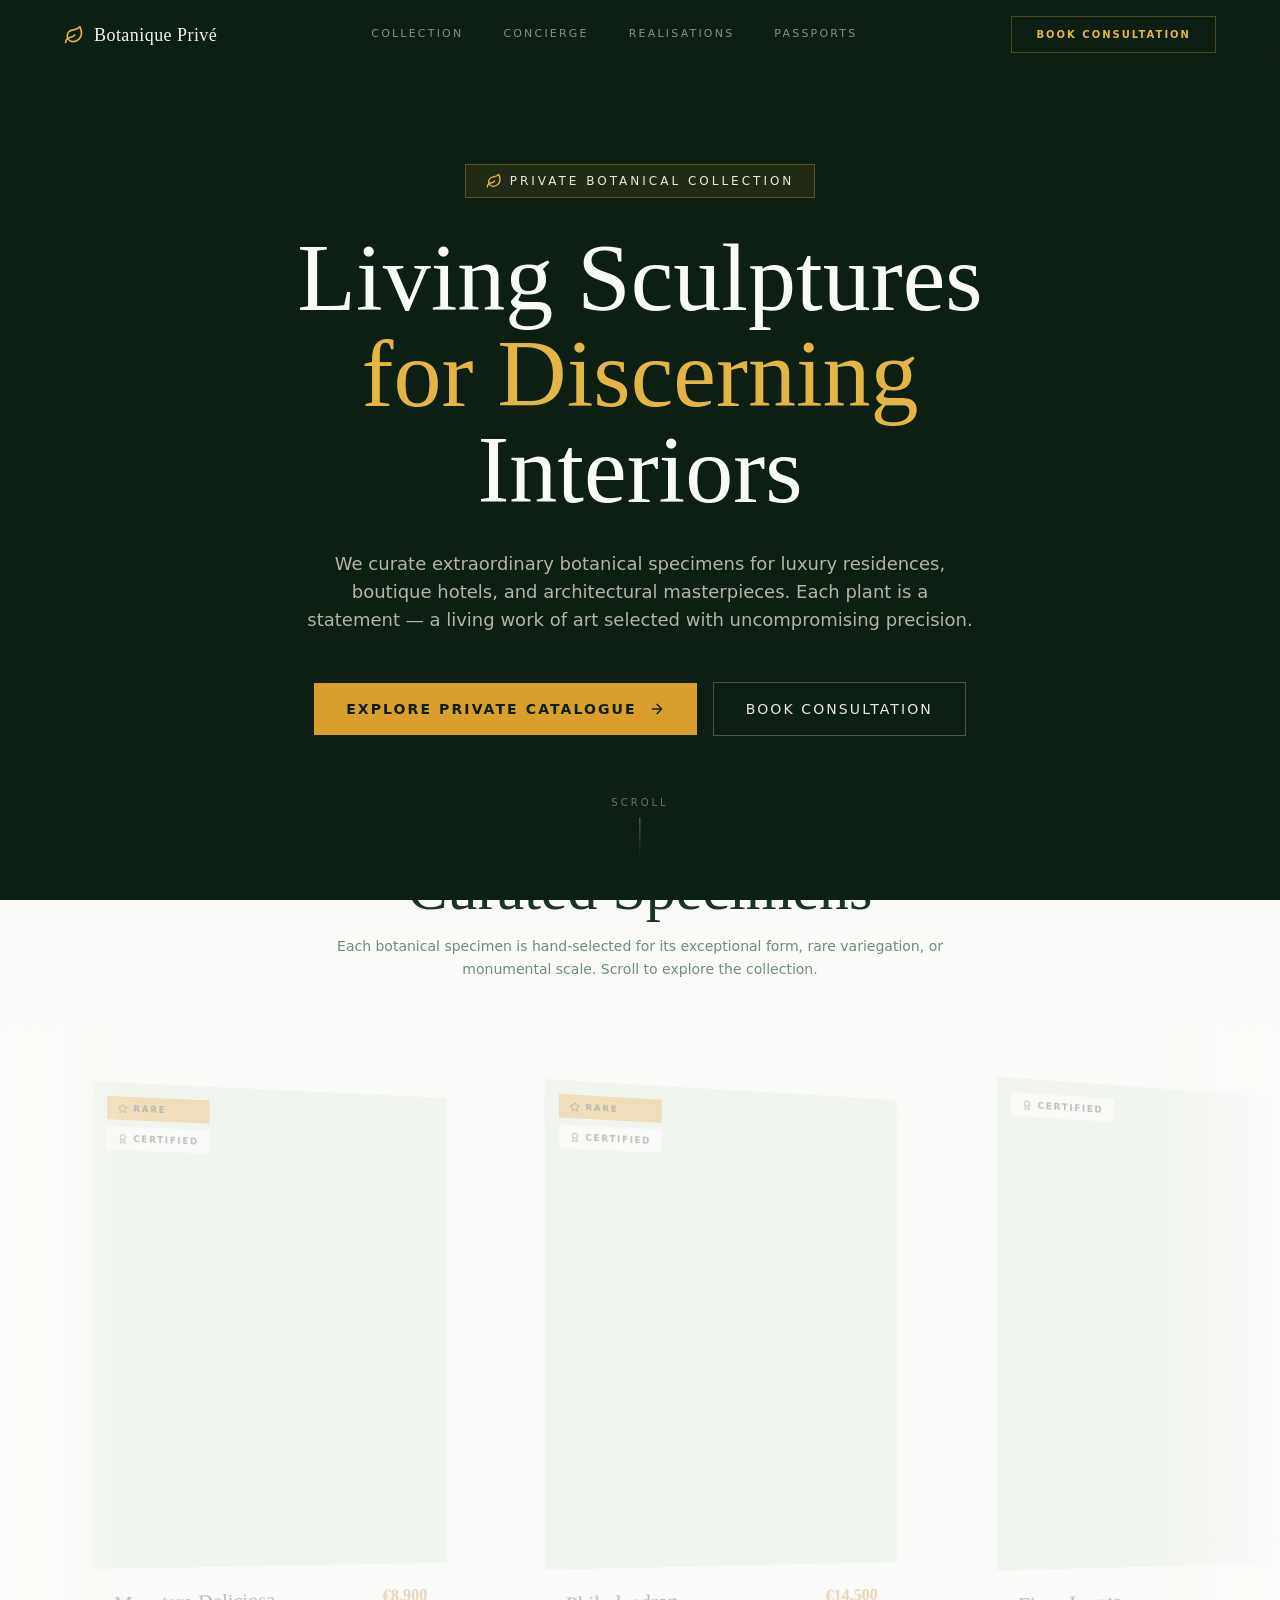
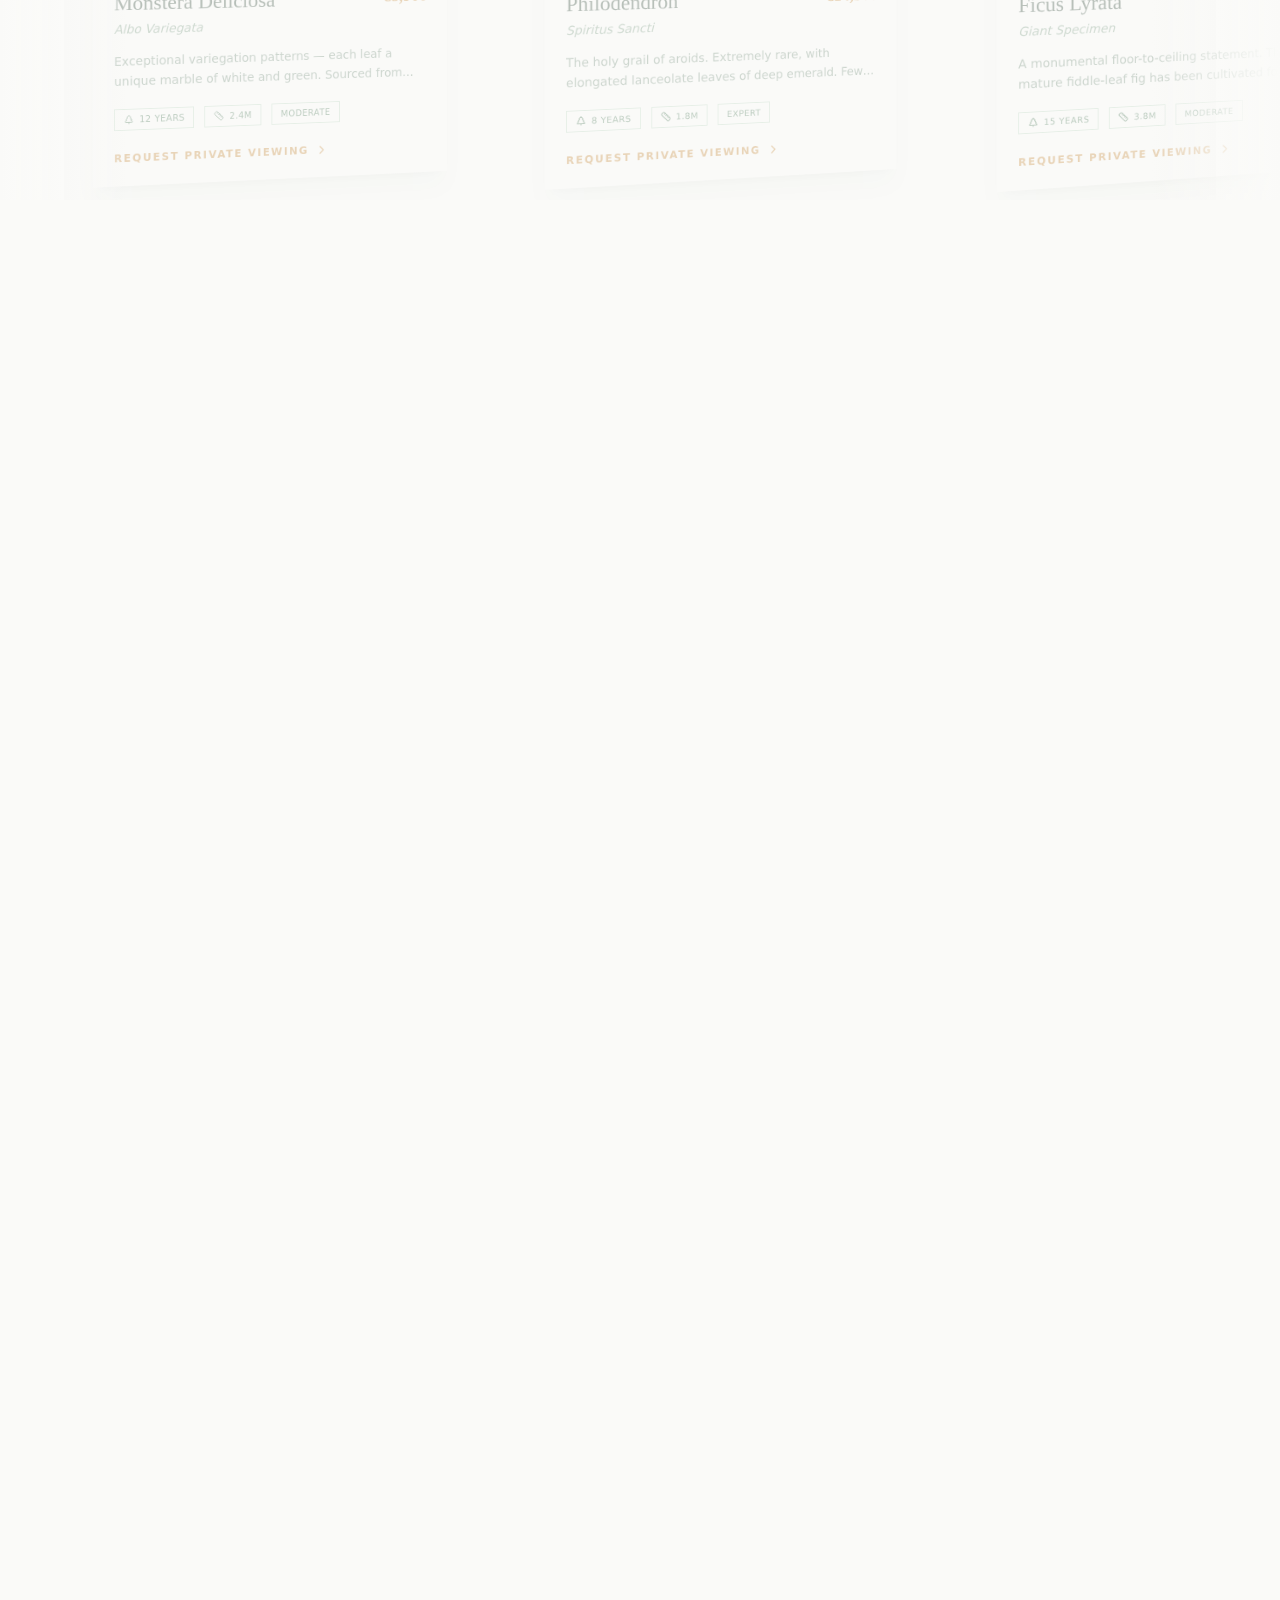
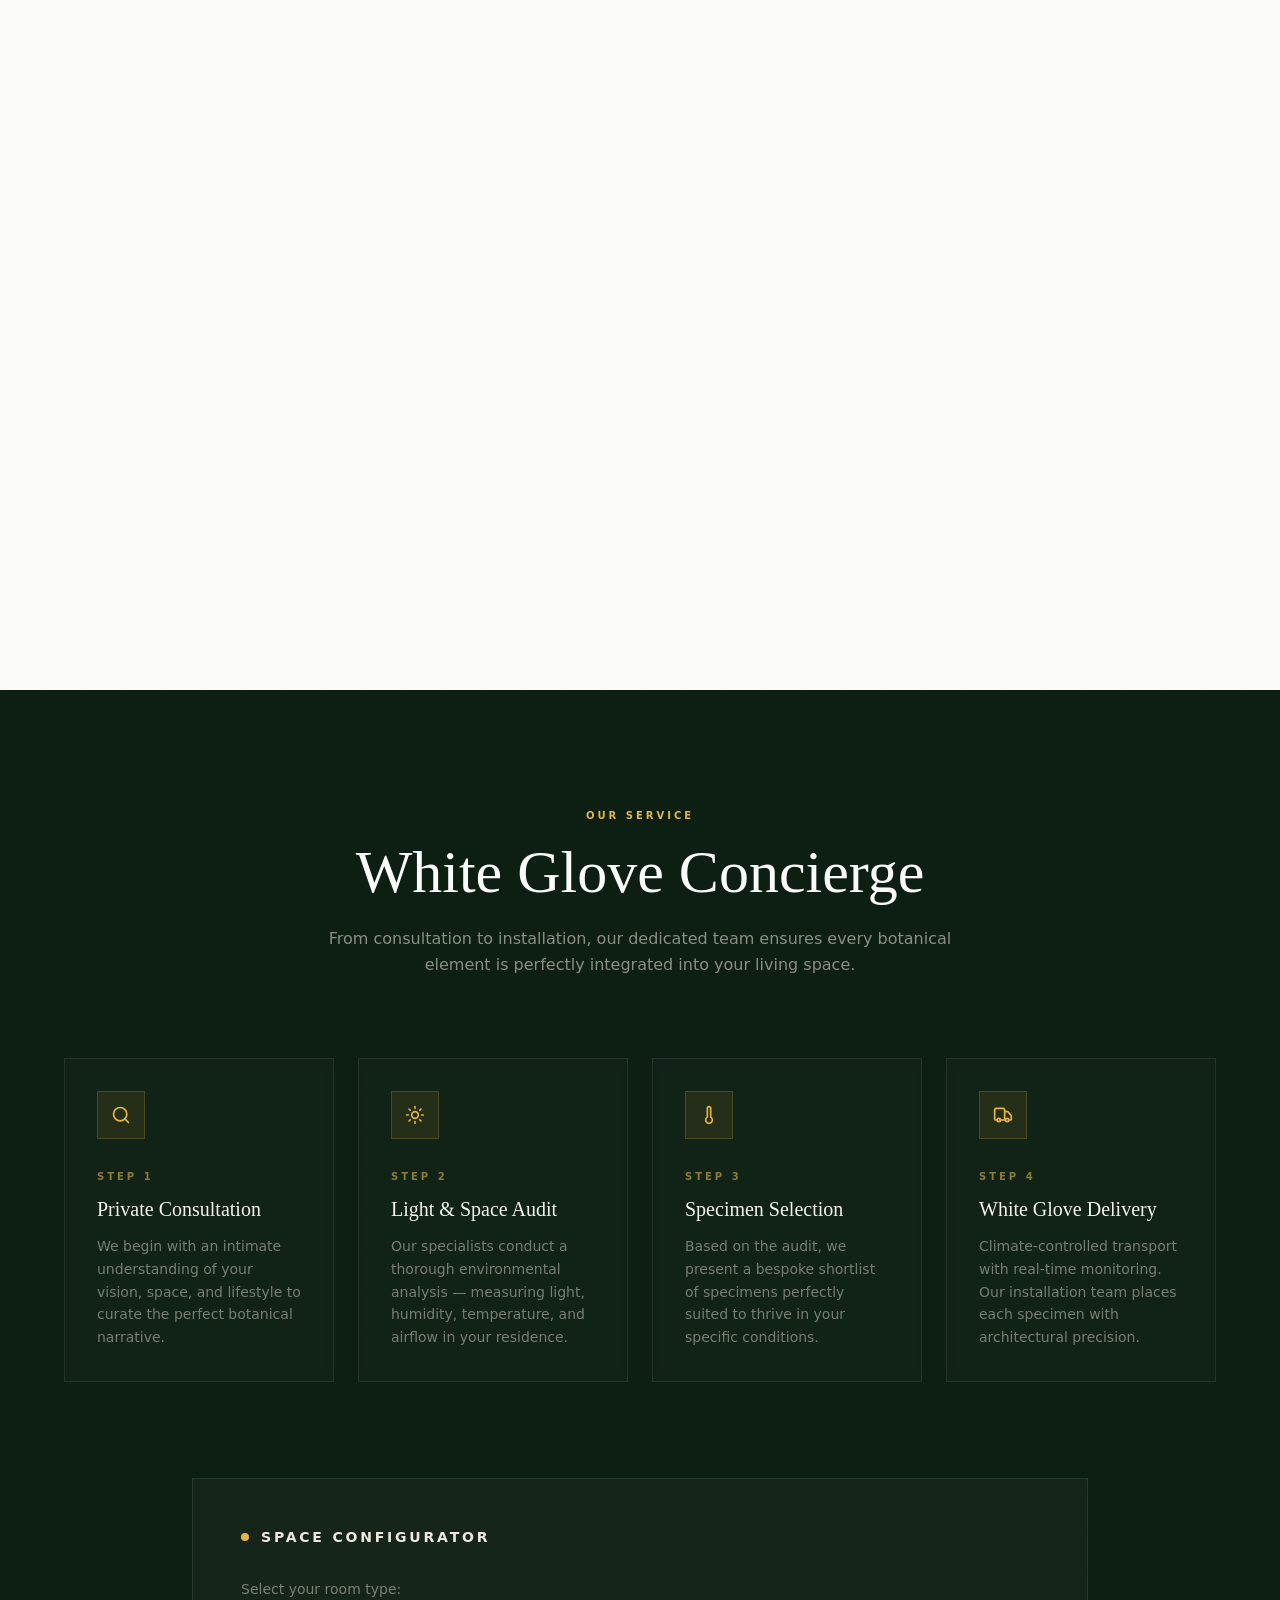
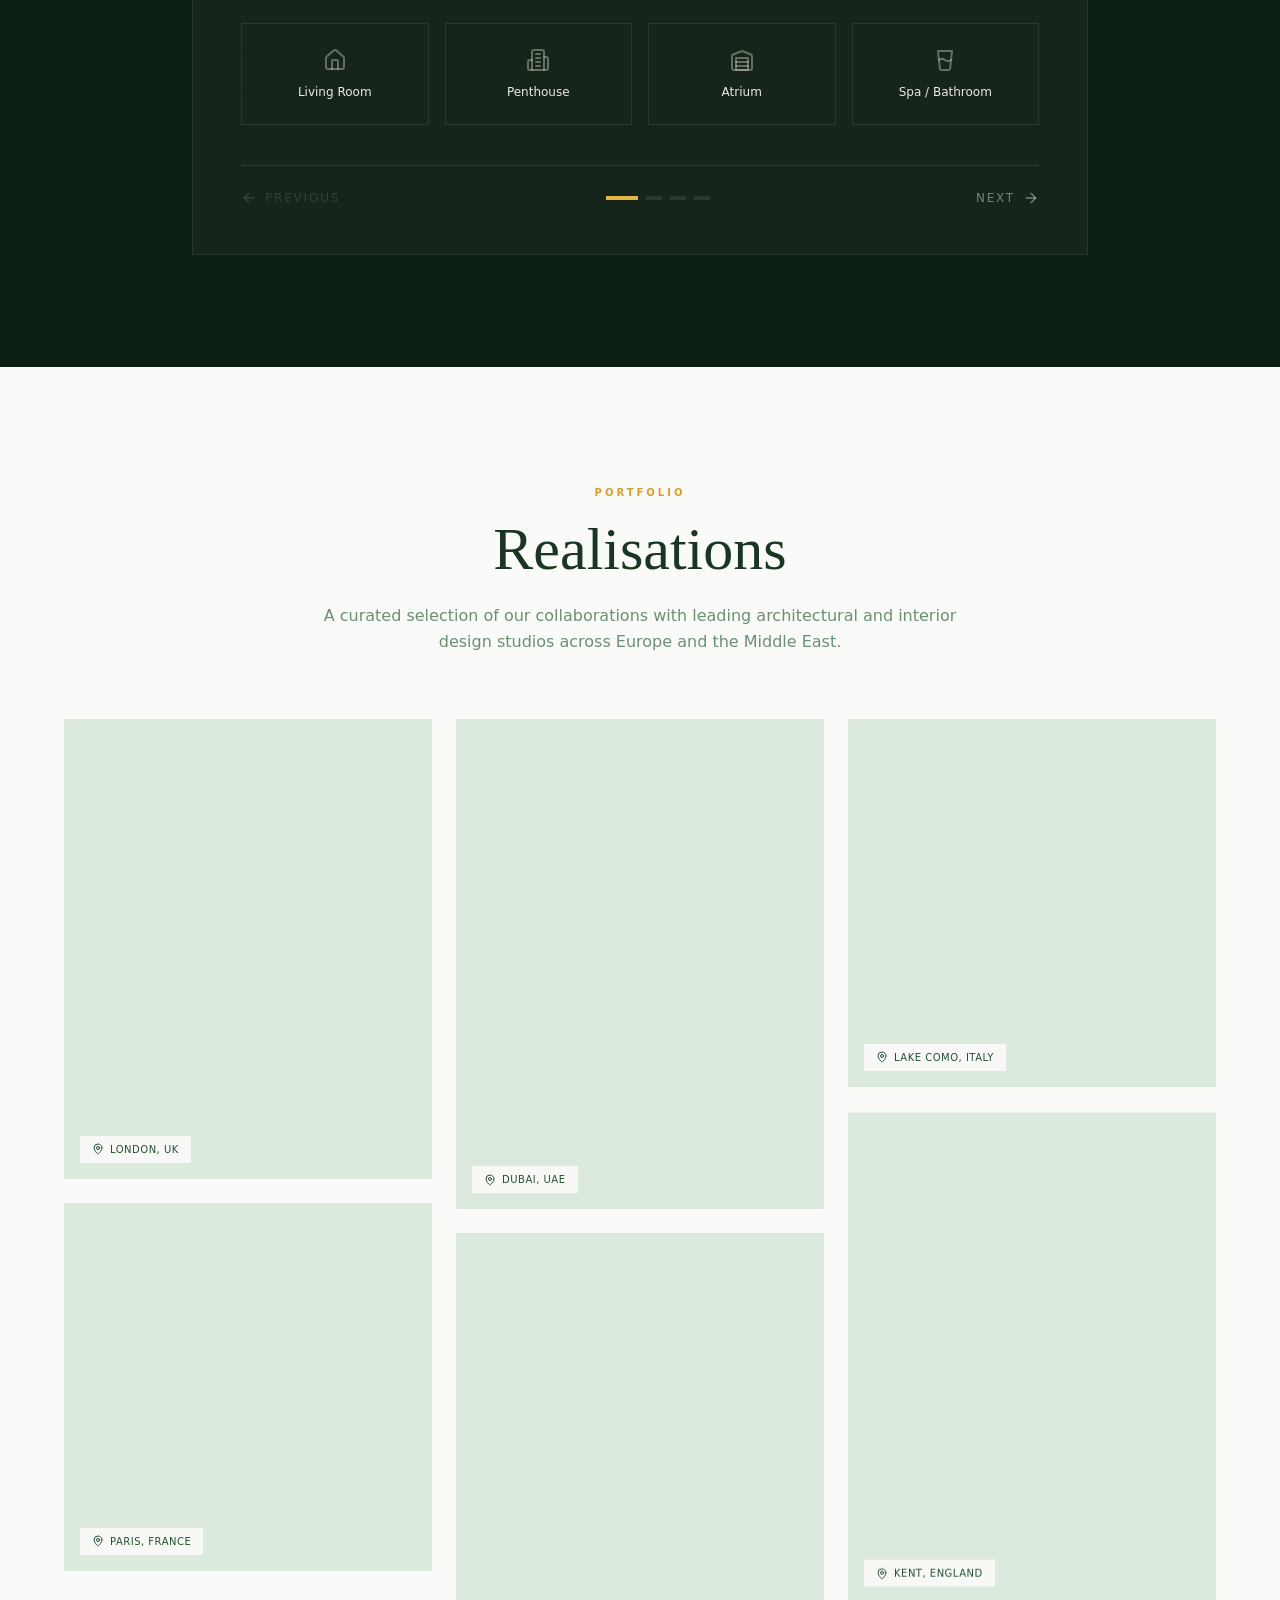
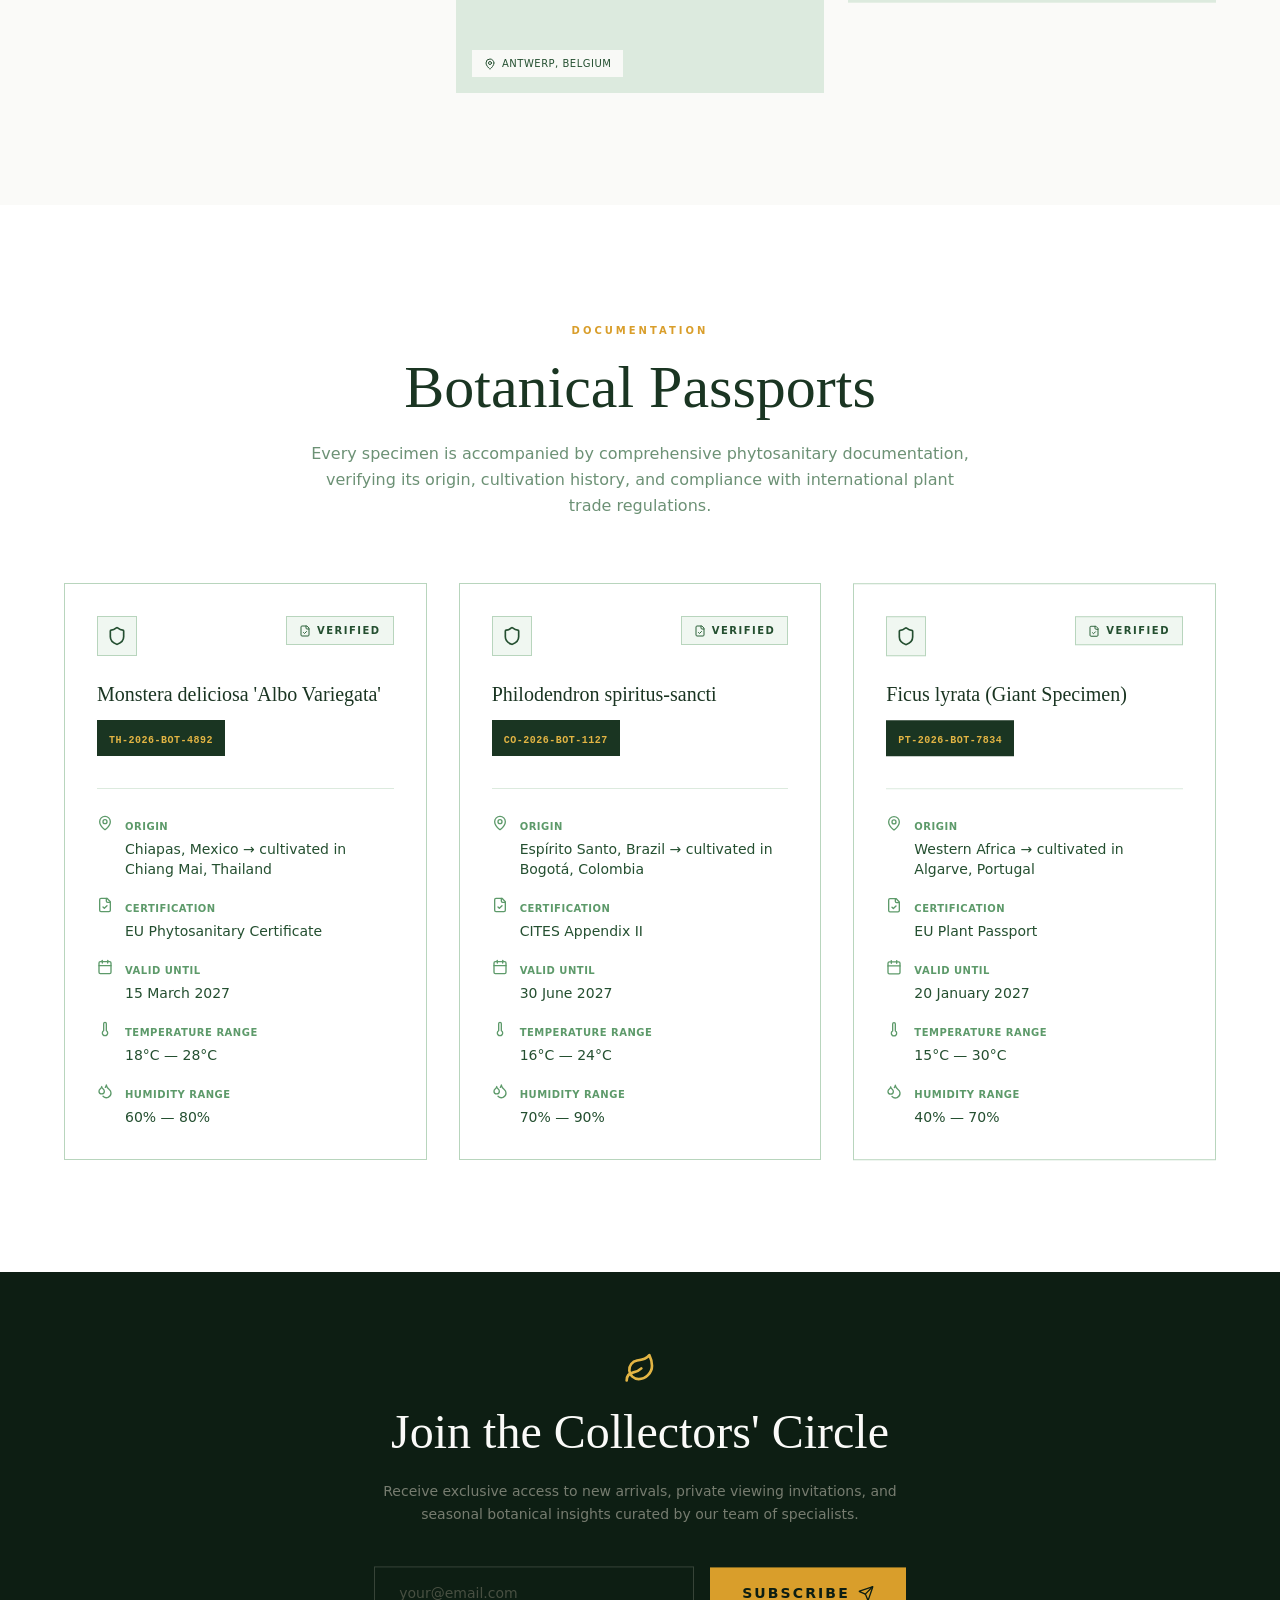
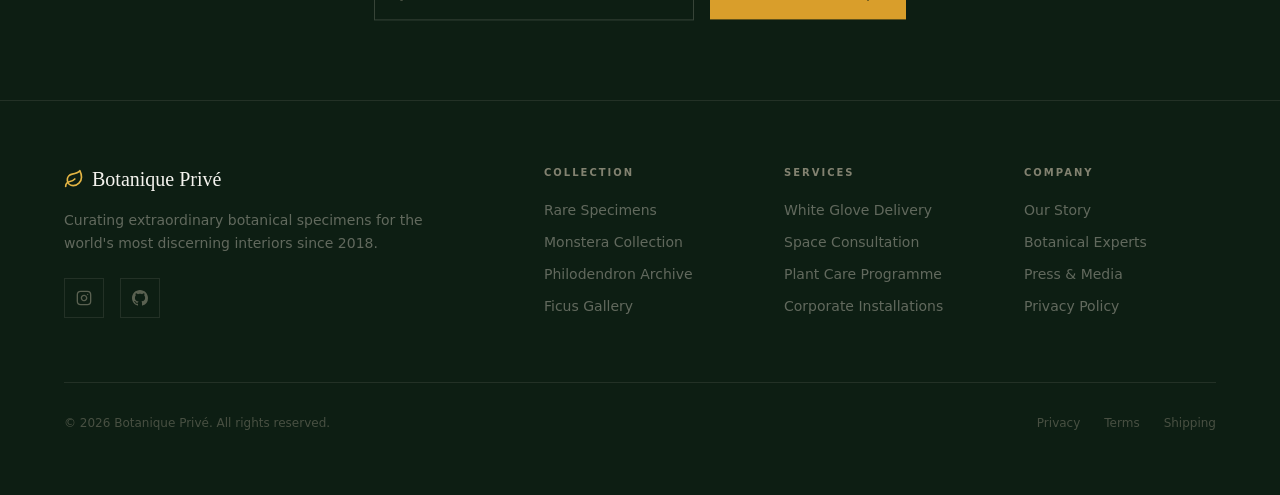
<file: index.html>
<!DOCTYPE html><html lang="en" class="__variable_054274 __variable_b6296e"><head><meta charSet="utf-8"/><meta name="viewport" content="width=device-width, initial-scale=1"/><link rel="stylesheet" href="/_next/static/css/a6c83bab72f0b262.css" data-precedence="next"/><link rel="preload" as="script" fetchPriority="low" href="/_next/static/chunks/webpack-60bbc7d24fe6ff80.js"/><script src="/_next/static/chunks/fd9d1056-8fef90fb5a0b2194.js" async=""></script><script src="/_next/static/chunks/117-a180840ef3cce72d.js" async=""></script><script src="/_next/static/chunks/main-app-4ce8e4a33ae19ec7.js" async=""></script><script src="/_next/static/chunks/348-46d81ff128604c8b.js" async=""></script><script src="/_next/static/chunks/app/page-9da930d4e36cf2ed.js" async=""></script><title>Botanique Privé — Rare Tropical Plants for Exclusive Interiors</title><meta name="description" content="Curated collection of extraordinary tropical specimens for luxury residences, boutique hotels, and penthouse gardens. White-glove botanical concierge service."/><meta name="keywords" content="luxury plants,tropical plants,interior design,botanical concierge,rare plants,monstera,philodendron"/><meta property="og:title" content="Botanique Privé"/><meta property="og:description" content="Living sculptures for discerning interiors"/><meta property="og:type" content="website"/><meta name="twitter:card" content="summary"/><meta name="twitter:title" content="Botanique Privé"/><meta name="twitter:description" content="Living sculptures for discerning interiors"/><script src="/_next/static/chunks/polyfills-42372ed130431b0a.js" noModule=""></script></head><body class="font-sans antialiased"><main class="min-h-screen"><header class="fixed left-0 right-0 top-0 z-50 border-b border-transparent backdrop-blur-sm" style="background-color:rgba(13, 30, 19, 0);border-bottom-color:rgba(245, 244, 239, 0)"><div class="mx-auto flex max-w-7xl items-center justify-between px-6 py-4 lg:px-16"><a href="#" class="flex items-center gap-2.5"><svg xmlns="http://www.w3.org/2000/svg" width="24" height="24" viewBox="0 0 24 24" fill="none" stroke="currentColor" stroke-width="2" stroke-linecap="round" stroke-linejoin="round" class="lucide lucide-leaf h-5 w-5 text-brass-400"><path d="M11 20A7 7 0 0 1 9.8 6.1C15.5 5 17 4.48 19 2c1 2 2 4.18 2 8 0 5.5-4.78 10-10 10Z"></path><path d="M2 21c0-3 1.85-5.36 5.08-6C9.5 14.52 12 13 13 12"></path></svg><span class="font-serif text-lg font-light tracking-wide text-alabaster-100">Botanique Privé</span></a><nav class="hidden items-center gap-10 md:flex"><a href="#specimens" class="font-sans text-[11px] font-medium uppercase tracking-[0.2em] text-alabaster-300/60 transition-colors duration-300 hover:text-alabaster-100">Collection</a><a href="#concierge" class="font-sans text-[11px] font-medium uppercase tracking-[0.2em] text-alabaster-300/60 transition-colors duration-300 hover:text-alabaster-100">Concierge</a><a href="#gallery" class="font-sans text-[11px] font-medium uppercase tracking-[0.2em] text-alabaster-300/60 transition-colors duration-300 hover:text-alabaster-100">Realisations</a><a href="#passports" class="font-sans text-[11px] font-medium uppercase tracking-[0.2em] text-alabaster-300/60 transition-colors duration-300 hover:text-alabaster-100">Passports</a></nav><div class="hidden items-center gap-6 md:flex"><a href="#concierge" class="border border-brass-400/30 px-6 py-2.5 font-sans text-[10px] font-semibold uppercase tracking-[0.2em] text-brass-400 transition-all duration-300 hover:border-brass-400/60 hover:bg-brass-500/10">Book Consultation</a></div><button class="text-alabaster-200 md:hidden"><svg xmlns="http://www.w3.org/2000/svg" width="24" height="24" viewBox="0 0 24 24" fill="none" stroke="currentColor" stroke-width="2" stroke-linecap="round" stroke-linejoin="round" class="lucide lucide-menu h-6 w-6"><line x1="4" x2="20" y1="12" y2="12"></line><line x1="4" x2="20" y1="6" y2="6"></line><line x1="4" x2="20" y1="18" y2="18"></line></svg></button></div></header><section class="relative h-screen min-h-[700px] overflow-hidden bg-forest-950"><div class="absolute inset-0 z-0" style="transform:none"><div class="absolute inset-0 bg-cover bg-center" style="background-image:url(&#x27;https://images.unsplash.com/photo-1459411552884-841db9b3cc2a?w=1920&amp;q=80&#x27;)"></div><div class="absolute inset-0 bg-gradient-to-b from-forest-950/70 via-forest-950/50 to-forest-950/90"></div><div class="absolute inset-0 bg-gradient-to-r from-forest-950/60 via-transparent to-forest-950/60"></div></div><div class="absolute inset-0 z-[1] opacity-[0.03] mix-blend-overlay bg-[url(&#x27;data:image/svg+xml,%3Csvg viewBox=%220 0 256 256%22 xmlns=%22http://www.w3.org/2000/svg%22%3E%3Cfilter id=%22noise%22%3E%3CfeTurbulence type=%22fractalNoise%22 baseFrequency=%220.9%22 numOctaves=%224%22 stitchTiles=%22stitch%22/%3E%3C/filter%3E%3Crect width=%22100%25%22 height=%22100%25%22 filter=%22url(%23noise)%22/%3E%3C/svg%3E&#x27;)]"></div><div class="relative z-10 flex h-full flex-col items-center justify-center px-6 text-center" style="opacity:1;transform:none"><div class="mb-8 flex items-center gap-2 border border-brass-400/30 bg-brass-500/10 px-5 py-2 backdrop-blur-sm" style="opacity:0;transform:translateY(20px)"><svg xmlns="http://www.w3.org/2000/svg" width="24" height="24" viewBox="0 0 24 24" fill="none" stroke="currentColor" stroke-width="2" stroke-linecap="round" stroke-linejoin="round" class="lucide lucide-leaf h-4 w-4 text-brass-400"><path d="M11 20A7 7 0 0 1 9.8 6.1C15.5 5 17 4.48 19 2c1 2 2 4.18 2 8 0 5.5-4.78 10-10 10Z"></path><path d="M2 21c0-3 1.85-5.36 5.08-6C9.5 14.52 12 13 13 12"></path></svg><span class="font-sans text-xs font-medium uppercase tracking-[0.25em] text-alabaster-200">Private Botanical Collection</span></div><h1 class="max-w-5xl font-serif text-5xl font-light leading-[1.1] text-alabaster-50 md:text-7xl lg:text-8xl" style="opacity:0;transform:translateY(30px)">Living Sculptures<br/><span class="text-brass-400">for Discerning</span><br/>Interiors</h1><p class="mt-8 max-w-2xl font-sans text-base font-light leading-relaxed text-alabaster-300/80 md:text-lg" style="opacity:0;transform:translateY(20px)">We curate extraordinary botanical specimens for luxury residences, boutique hotels, and architectural masterpieces. Each plant is a statement — a living work of art selected with uncompromising precision.</p><div class="mt-12 flex flex-col items-center gap-4 sm:flex-row" style="opacity:0;transform:translateY(20px)"><a href="#specimens" class="group flex items-center gap-3 bg-brass-500 px-8 py-4 font-sans text-sm font-semibold uppercase tracking-[0.15em] text-forest-950 transition-all duration-500 hover:bg-brass-400 hover:shadow-lg hover:shadow-brass-500/20">Explore Private Catalogue<svg xmlns="http://www.w3.org/2000/svg" width="24" height="24" viewBox="0 0 24 24" fill="none" stroke="currentColor" stroke-width="2" stroke-linecap="round" stroke-linejoin="round" class="lucide lucide-arrow-right h-4 w-4 transition-transform duration-300 group-hover:translate-x-1"><path d="M5 12h14"></path><path d="m12 5 7 7-7 7"></path></svg></a><a href="#concierge" class="border border-alabaster-300/30 px-8 py-4 font-sans text-sm font-medium uppercase tracking-[0.15em] text-alabaster-200 transition-all duration-500 hover:border-alabaster-300/60 hover:bg-alabaster-50/5">Book Consultation</a></div><div class="absolute bottom-12 left-1/2 -translate-x-1/2" style="opacity:0"><div class="flex flex-col items-center gap-2"><span class="font-sans text-[10px] uppercase tracking-[0.3em] text-alabaster-400/50">Scroll</span><div class="h-10 w-[1px] bg-gradient-to-b from-alabaster-400/50 to-transparent"></div></div></div></div></section><section id="specimens" class="relative bg-alabaster-50" style="height:510vh"><div class="sticky top-0 flex h-screen flex-col justify-center overflow-hidden"><div class="mb-12 px-6 text-center lg:px-16" style="opacity:1;transform:none"><span class="font-sans text-[10px] font-bold uppercase tracking-[0.3em] text-brass-500">The Collection</span><h2 class="mt-4 font-serif text-4xl font-light text-forest-900 md:text-6xl">Curated Specimens</h2><p class="mx-auto mt-4 max-w-2xl font-sans text-sm font-light leading-relaxed text-forest-600/70">Each botanical specimen is hand-selected for its exceptional form, rare variegation, or monumental scale. Scroll to explore the collection.</p></div><div class="relative w-full overflow-visible"><div class="flex gap-8 px-6 lg:px-16" style="transform:none"><article class="group relative flex-shrink-0 bg-alabaster-50 shadow-xl shadow-forest-900/5" style="perspective:1200px;min-width:380px;max-width:420px;flex-shrink:0;opacity:0.3;transform:perspective(1200px) scale(0.85) rotateY(8deg)"><div class="relative aspect-[3/4] overflow-hidden bg-forest-100"><div class="absolute inset-0"><div class="h-full w-full bg-cover bg-center transition-all duration-700" style="background-image:url(&#x27;https://images.unsplash.com/photo-1614594975525-e45190c55d0b?w=800&amp;q=80&#x27;)"></div></div><div class="absolute inset-0 bg-gradient-to-t from-forest-950/60 via-transparent to-transparent opacity-0 transition-opacity duration-500 group-hover:opacity-100"></div><div class="absolute left-4 top-4 flex flex-col gap-2"><span class="flex items-center gap-1.5 bg-brass-500 px-3 py-1.5 font-sans text-[10px] font-bold uppercase tracking-[0.2em] text-forest-950" style="opacity:0;transform:translateX(-20px)"><svg xmlns="http://www.w3.org/2000/svg" width="24" height="24" viewBox="0 0 24 24" fill="none" stroke="currentColor" stroke-width="2" stroke-linecap="round" stroke-linejoin="round" class="lucide lucide-star h-3 w-3"><path d="M11.525 2.295a.53.53 0 0 1 .95 0l2.31 4.679a2.123 2.123 0 0 0 1.595 1.16l5.166.756a.53.53 0 0 1 .294.904l-3.736 3.638a2.123 2.123 0 0 0-.611 1.878l.882 5.14a.53.53 0 0 1-.771.56l-4.618-2.428a2.122 2.122 0 0 0-1.973 0L6.396 21.01a.53.53 0 0 1-.77-.56l.881-5.139a2.122 2.122 0 0 0-.611-1.879L2.16 9.795a.53.53 0 0 1 .294-.906l5.165-.755a2.122 2.122 0 0 0 1.597-1.16z"></path></svg>Rare</span><span class="flex items-center gap-1.5 bg-alabaster-50/90 px-3 py-1.5 font-sans text-[10px] font-bold uppercase tracking-[0.2em] text-forest-800 backdrop-blur-sm"><svg xmlns="http://www.w3.org/2000/svg" width="24" height="24" viewBox="0 0 24 24" fill="none" stroke="currentColor" stroke-width="2" stroke-linecap="round" stroke-linejoin="round" class="lucide lucide-award h-3 w-3"><path d="m15.477 12.89 1.515 8.526a.5.5 0 0 1-.81.47l-3.58-2.687a1 1 0 0 0-1.197 0l-3.586 2.686a.5.5 0 0 1-.81-.469l1.514-8.526"></path><circle cx="12" cy="8" r="6"></circle></svg>Certified</span></div><div class="absolute inset-0 flex items-center justify-center opacity-0 transition-all duration-500 group-hover:opacity-100"><div class="flex h-14 w-14 items-center justify-center rounded-full border border-alabaster-50/40 bg-alabaster-50/10 backdrop-blur-sm"><svg xmlns="http://www.w3.org/2000/svg" width="24" height="24" viewBox="0 0 24 24" fill="none" stroke="currentColor" stroke-width="2" stroke-linecap="round" stroke-linejoin="round" class="lucide lucide-eye h-5 w-5 text-alabaster-50"><path d="M2.062 12.348a1 1 0 0 1 0-.696 10.75 10.75 0 0 1 19.876 0 1 1 0 0 1 0 .696 10.75 10.75 0 0 1-19.876 0"></path><circle cx="12" cy="12" r="3"></circle></svg></div></div></div><div class="p-6"><div class="flex items-start justify-between"><div><h3 class="font-serif text-2xl font-light text-forest-900">Monstera Deliciosa</h3><p class="mt-1 font-sans text-sm italic text-forest-600/70">Albo Variegata</p></div><p class="font-serif text-xl font-semibold text-brass-600">€8,900</p></div><p class="mt-4 font-sans text-sm leading-relaxed text-forest-700/70 line-clamp-2">Exceptional variegation patterns — each leaf a unique marble of white and green. Sourced from heritage Thai nurseries.</p><div class="mt-5 flex flex-wrap gap-3"><span class="flex items-center gap-1.5 border border-forest-200 px-2.5 py-1 font-sans text-[10px] font-medium uppercase tracking-wider text-forest-600"><svg xmlns="http://www.w3.org/2000/svg" width="24" height="24" viewBox="0 0 24 24" fill="none" stroke="currentColor" stroke-width="2" stroke-linecap="round" stroke-linejoin="round" class="lucide lucide-tree-pine h-3 w-3"><path d="m17 14 3 3.3a1 1 0 0 1-.7 1.7H4.7a1 1 0 0 1-.7-1.7L7 14h-.3a1 1 0 0 1-.7-1.7L9 9h-.2A1 1 0 0 1 8 7.3L12 3l4 4.3a1 1 0 0 1-.8 1.7H15l3 3.3a1 1 0 0 1-.7 1.7H17Z"></path><path d="M12 22v-3"></path></svg>12 years</span><span class="flex items-center gap-1.5 border border-forest-200 px-2.5 py-1 font-sans text-[10px] font-medium uppercase tracking-wider text-forest-600"><svg xmlns="http://www.w3.org/2000/svg" width="24" height="24" viewBox="0 0 24 24" fill="none" stroke="currentColor" stroke-width="2" stroke-linecap="round" stroke-linejoin="round" class="lucide lucide-ruler h-3 w-3"><path d="M21.3 15.3a2.4 2.4 0 0 1 0 3.4l-2.6 2.6a2.4 2.4 0 0 1-3.4 0L2.7 8.7a2.41 2.41 0 0 1 0-3.4l2.6-2.6a2.41 2.41 0 0 1 3.4 0Z"></path><path d="m14.5 12.5 2-2"></path><path d="m11.5 9.5 2-2"></path><path d="m8.5 6.5 2-2"></path><path d="m17.5 15.5 2-2"></path></svg>2.4m</span><span class="border border-forest-200 px-2.5 py-1 font-sans text-[10px] font-medium uppercase tracking-wider text-forest-600">moderate</span></div><a href="#" class="mt-6 flex items-center gap-2 font-sans text-xs font-semibold uppercase tracking-[0.15em] text-brass-600 transition-colors duration-300 hover:text-brass-700">Request Private Viewing<svg xmlns="http://www.w3.org/2000/svg" width="24" height="24" viewBox="0 0 24 24" fill="none" stroke="currentColor" stroke-width="2" stroke-linecap="round" stroke-linejoin="round" class="lucide lucide-chevron-right h-4 w-4"><path d="m9 18 6-6-6-6"></path></svg></a></div></article><article class="group relative flex-shrink-0 bg-alabaster-50 shadow-xl shadow-forest-900/5" style="perspective:1200px;min-width:380px;max-width:420px;flex-shrink:0;opacity:0.3;transform:perspective(1200px) scale(0.85) rotateY(10deg)"><div class="relative aspect-[3/4] overflow-hidden bg-forest-100"><div class="absolute inset-0"><div class="h-full w-full bg-cover bg-center transition-all duration-700" style="background-image:url(&#x27;https://images.unsplash.com/photo-1632207691143-643e2a9a9361?w=800&amp;q=80&#x27;)"></div></div><div class="absolute inset-0 bg-gradient-to-t from-forest-950/60 via-transparent to-transparent opacity-0 transition-opacity duration-500 group-hover:opacity-100"></div><div class="absolute left-4 top-4 flex flex-col gap-2"><span class="flex items-center gap-1.5 bg-brass-500 px-3 py-1.5 font-sans text-[10px] font-bold uppercase tracking-[0.2em] text-forest-950" style="opacity:0;transform:translateX(-20px)"><svg xmlns="http://www.w3.org/2000/svg" width="24" height="24" viewBox="0 0 24 24" fill="none" stroke="currentColor" stroke-width="2" stroke-linecap="round" stroke-linejoin="round" class="lucide lucide-star h-3 w-3"><path d="M11.525 2.295a.53.53 0 0 1 .95 0l2.31 4.679a2.123 2.123 0 0 0 1.595 1.16l5.166.756a.53.53 0 0 1 .294.904l-3.736 3.638a2.123 2.123 0 0 0-.611 1.878l.882 5.14a.53.53 0 0 1-.771.56l-4.618-2.428a2.122 2.122 0 0 0-1.973 0L6.396 21.01a.53.53 0 0 1-.77-.56l.881-5.139a2.122 2.122 0 0 0-.611-1.879L2.16 9.795a.53.53 0 0 1 .294-.906l5.165-.755a2.122 2.122 0 0 0 1.597-1.16z"></path></svg>Rare</span><span class="flex items-center gap-1.5 bg-alabaster-50/90 px-3 py-1.5 font-sans text-[10px] font-bold uppercase tracking-[0.2em] text-forest-800 backdrop-blur-sm"><svg xmlns="http://www.w3.org/2000/svg" width="24" height="24" viewBox="0 0 24 24" fill="none" stroke="currentColor" stroke-width="2" stroke-linecap="round" stroke-linejoin="round" class="lucide lucide-award h-3 w-3"><path d="m15.477 12.89 1.515 8.526a.5.5 0 0 1-.81.47l-3.58-2.687a1 1 0 0 0-1.197 0l-3.586 2.686a.5.5 0 0 1-.81-.469l1.514-8.526"></path><circle cx="12" cy="8" r="6"></circle></svg>Certified</span></div><div class="absolute inset-0 flex items-center justify-center opacity-0 transition-all duration-500 group-hover:opacity-100"><div class="flex h-14 w-14 items-center justify-center rounded-full border border-alabaster-50/40 bg-alabaster-50/10 backdrop-blur-sm"><svg xmlns="http://www.w3.org/2000/svg" width="24" height="24" viewBox="0 0 24 24" fill="none" stroke="currentColor" stroke-width="2" stroke-linecap="round" stroke-linejoin="round" class="lucide lucide-eye h-5 w-5 text-alabaster-50"><path d="M2.062 12.348a1 1 0 0 1 0-.696 10.75 10.75 0 0 1 19.876 0 1 1 0 0 1 0 .696 10.75 10.75 0 0 1-19.876 0"></path><circle cx="12" cy="12" r="3"></circle></svg></div></div></div><div class="p-6"><div class="flex items-start justify-between"><div><h3 class="font-serif text-2xl font-light text-forest-900">Philodendron</h3><p class="mt-1 font-sans text-sm italic text-forest-600/70">Spiritus Sancti</p></div><p class="font-serif text-xl font-semibold text-brass-600">€14,500</p></div><p class="mt-4 font-sans text-sm leading-relaxed text-forest-700/70 line-clamp-2">The holy grail of aroids. Extremely rare, with elongated lanceolate leaves of deep emerald. Fewer than 500 in cultivation worldwide.</p><div class="mt-5 flex flex-wrap gap-3"><span class="flex items-center gap-1.5 border border-forest-200 px-2.5 py-1 font-sans text-[10px] font-medium uppercase tracking-wider text-forest-600"><svg xmlns="http://www.w3.org/2000/svg" width="24" height="24" viewBox="0 0 24 24" fill="none" stroke="currentColor" stroke-width="2" stroke-linecap="round" stroke-linejoin="round" class="lucide lucide-tree-pine h-3 w-3"><path d="m17 14 3 3.3a1 1 0 0 1-.7 1.7H4.7a1 1 0 0 1-.7-1.7L7 14h-.3a1 1 0 0 1-.7-1.7L9 9h-.2A1 1 0 0 1 8 7.3L12 3l4 4.3a1 1 0 0 1-.8 1.7H15l3 3.3a1 1 0 0 1-.7 1.7H17Z"></path><path d="M12 22v-3"></path></svg>8 years</span><span class="flex items-center gap-1.5 border border-forest-200 px-2.5 py-1 font-sans text-[10px] font-medium uppercase tracking-wider text-forest-600"><svg xmlns="http://www.w3.org/2000/svg" width="24" height="24" viewBox="0 0 24 24" fill="none" stroke="currentColor" stroke-width="2" stroke-linecap="round" stroke-linejoin="round" class="lucide lucide-ruler h-3 w-3"><path d="M21.3 15.3a2.4 2.4 0 0 1 0 3.4l-2.6 2.6a2.4 2.4 0 0 1-3.4 0L2.7 8.7a2.41 2.41 0 0 1 0-3.4l2.6-2.6a2.41 2.41 0 0 1 3.4 0Z"></path><path d="m14.5 12.5 2-2"></path><path d="m11.5 9.5 2-2"></path><path d="m8.5 6.5 2-2"></path><path d="m17.5 15.5 2-2"></path></svg>1.8m</span><span class="border border-forest-200 px-2.5 py-1 font-sans text-[10px] font-medium uppercase tracking-wider text-forest-600">expert</span></div><a href="#" class="mt-6 flex items-center gap-2 font-sans text-xs font-semibold uppercase tracking-[0.15em] text-brass-600 transition-colors duration-300 hover:text-brass-700">Request Private Viewing<svg xmlns="http://www.w3.org/2000/svg" width="24" height="24" viewBox="0 0 24 24" fill="none" stroke="currentColor" stroke-width="2" stroke-linecap="round" stroke-linejoin="round" class="lucide lucide-chevron-right h-4 w-4"><path d="m9 18 6-6-6-6"></path></svg></a></div></article><article class="group relative flex-shrink-0 bg-alabaster-50 shadow-xl shadow-forest-900/5" style="perspective:1200px;min-width:380px;max-width:420px;flex-shrink:0;opacity:0.3;transform:perspective(1200px) scale(0.85) rotateY(12deg)"><div class="relative aspect-[3/4] overflow-hidden bg-forest-100"><div class="absolute inset-0"><div class="h-full w-full bg-cover bg-center transition-all duration-700" style="background-image:url(&#x27;https://images.unsplash.com/photo-1459411552884-841db9b3cc2a?w=800&amp;q=80&#x27;)"></div></div><div class="absolute inset-0 bg-gradient-to-t from-forest-950/60 via-transparent to-transparent opacity-0 transition-opacity duration-500 group-hover:opacity-100"></div><div class="absolute left-4 top-4 flex flex-col gap-2"><span class="flex items-center gap-1.5 bg-alabaster-50/90 px-3 py-1.5 font-sans text-[10px] font-bold uppercase tracking-[0.2em] text-forest-800 backdrop-blur-sm"><svg xmlns="http://www.w3.org/2000/svg" width="24" height="24" viewBox="0 0 24 24" fill="none" stroke="currentColor" stroke-width="2" stroke-linecap="round" stroke-linejoin="round" class="lucide lucide-award h-3 w-3"><path d="m15.477 12.89 1.515 8.526a.5.5 0 0 1-.81.47l-3.58-2.687a1 1 0 0 0-1.197 0l-3.586 2.686a.5.5 0 0 1-.81-.469l1.514-8.526"></path><circle cx="12" cy="8" r="6"></circle></svg>Certified</span></div><div class="absolute inset-0 flex items-center justify-center opacity-0 transition-all duration-500 group-hover:opacity-100"><div class="flex h-14 w-14 items-center justify-center rounded-full border border-alabaster-50/40 bg-alabaster-50/10 backdrop-blur-sm"><svg xmlns="http://www.w3.org/2000/svg" width="24" height="24" viewBox="0 0 24 24" fill="none" stroke="currentColor" stroke-width="2" stroke-linecap="round" stroke-linejoin="round" class="lucide lucide-eye h-5 w-5 text-alabaster-50"><path d="M2.062 12.348a1 1 0 0 1 0-.696 10.75 10.75 0 0 1 19.876 0 1 1 0 0 1 0 .696 10.75 10.75 0 0 1-19.876 0"></path><circle cx="12" cy="12" r="3"></circle></svg></div></div></div><div class="p-6"><div class="flex items-start justify-between"><div><h3 class="font-serif text-2xl font-light text-forest-900">Ficus Lyrata</h3><p class="mt-1 font-sans text-sm italic text-forest-600/70">Giant Specimen</p></div><p class="font-serif text-xl font-semibold text-brass-600">€6,200</p></div><p class="mt-4 font-sans text-sm leading-relaxed text-forest-700/70 line-clamp-2">A monumental floor-to-ceiling statement. This mature fiddle-leaf fig has been cultivated for over a decade in controlled conditions.</p><div class="mt-5 flex flex-wrap gap-3"><span class="flex items-center gap-1.5 border border-forest-200 px-2.5 py-1 font-sans text-[10px] font-medium uppercase tracking-wider text-forest-600"><svg xmlns="http://www.w3.org/2000/svg" width="24" height="24" viewBox="0 0 24 24" fill="none" stroke="currentColor" stroke-width="2" stroke-linecap="round" stroke-linejoin="round" class="lucide lucide-tree-pine h-3 w-3"><path d="m17 14 3 3.3a1 1 0 0 1-.7 1.7H4.7a1 1 0 0 1-.7-1.7L7 14h-.3a1 1 0 0 1-.7-1.7L9 9h-.2A1 1 0 0 1 8 7.3L12 3l4 4.3a1 1 0 0 1-.8 1.7H15l3 3.3a1 1 0 0 1-.7 1.7H17Z"></path><path d="M12 22v-3"></path></svg>15 years</span><span class="flex items-center gap-1.5 border border-forest-200 px-2.5 py-1 font-sans text-[10px] font-medium uppercase tracking-wider text-forest-600"><svg xmlns="http://www.w3.org/2000/svg" width="24" height="24" viewBox="0 0 24 24" fill="none" stroke="currentColor" stroke-width="2" stroke-linecap="round" stroke-linejoin="round" class="lucide lucide-ruler h-3 w-3"><path d="M21.3 15.3a2.4 2.4 0 0 1 0 3.4l-2.6 2.6a2.4 2.4 0 0 1-3.4 0L2.7 8.7a2.41 2.41 0 0 1 0-3.4l2.6-2.6a2.41 2.41 0 0 1 3.4 0Z"></path><path d="m14.5 12.5 2-2"></path><path d="m11.5 9.5 2-2"></path><path d="m8.5 6.5 2-2"></path><path d="m17.5 15.5 2-2"></path></svg>3.8m</span><span class="border border-forest-200 px-2.5 py-1 font-sans text-[10px] font-medium uppercase tracking-wider text-forest-600">moderate</span></div><a href="#" class="mt-6 flex items-center gap-2 font-sans text-xs font-semibold uppercase tracking-[0.15em] text-brass-600 transition-colors duration-300 hover:text-brass-700">Request Private Viewing<svg xmlns="http://www.w3.org/2000/svg" width="24" height="24" viewBox="0 0 24 24" fill="none" stroke="currentColor" stroke-width="2" stroke-linecap="round" stroke-linejoin="round" class="lucide lucide-chevron-right h-4 w-4"><path d="m9 18 6-6-6-6"></path></svg></a></div></article><article class="group relative flex-shrink-0 bg-alabaster-50 shadow-xl shadow-forest-900/5" style="perspective:1200px;min-width:380px;max-width:420px;flex-shrink:0;opacity:0.3;transform:perspective(1200px) scale(0.85) rotateY(14deg)"><div class="relative aspect-[3/4] overflow-hidden bg-forest-100"><div class="absolute inset-0"><div class="h-full w-full bg-cover bg-center transition-all duration-700" style="background-image:url(&#x27;https://images.unsplash.com/photo-1592150621744-aca64f48394a?w=800&amp;q=80&#x27;)"></div></div><div class="absolute inset-0 bg-gradient-to-t from-forest-950/60 via-transparent to-transparent opacity-0 transition-opacity duration-500 group-hover:opacity-100"></div><div class="absolute left-4 top-4 flex flex-col gap-2"><span class="flex items-center gap-1.5 bg-brass-500 px-3 py-1.5 font-sans text-[10px] font-bold uppercase tracking-[0.2em] text-forest-950" style="opacity:0;transform:translateX(-20px)"><svg xmlns="http://www.w3.org/2000/svg" width="24" height="24" viewBox="0 0 24 24" fill="none" stroke="currentColor" stroke-width="2" stroke-linecap="round" stroke-linejoin="round" class="lucide lucide-star h-3 w-3"><path d="M11.525 2.295a.53.53 0 0 1 .95 0l2.31 4.679a2.123 2.123 0 0 0 1.595 1.16l5.166.756a.53.53 0 0 1 .294.904l-3.736 3.638a2.123 2.123 0 0 0-.611 1.878l.882 5.14a.53.53 0 0 1-.771.56l-4.618-2.428a2.122 2.122 0 0 0-1.973 0L6.396 21.01a.53.53 0 0 1-.77-.56l.881-5.139a2.122 2.122 0 0 0-.611-1.879L2.16 9.795a.53.53 0 0 1 .294-.906l5.165-.755a2.122 2.122 0 0 0 1.597-1.16z"></path></svg>Rare</span><span class="flex items-center gap-1.5 bg-alabaster-50/90 px-3 py-1.5 font-sans text-[10px] font-bold uppercase tracking-[0.2em] text-forest-800 backdrop-blur-sm"><svg xmlns="http://www.w3.org/2000/svg" width="24" height="24" viewBox="0 0 24 24" fill="none" stroke="currentColor" stroke-width="2" stroke-linecap="round" stroke-linejoin="round" class="lucide lucide-award h-3 w-3"><path d="m15.477 12.89 1.515 8.526a.5.5 0 0 1-.81.47l-3.58-2.687a1 1 0 0 0-1.197 0l-3.586 2.686a.5.5 0 0 1-.81-.469l1.514-8.526"></path><circle cx="12" cy="8" r="6"></circle></svg>Certified</span></div><div class="absolute inset-0 flex items-center justify-center opacity-0 transition-all duration-500 group-hover:opacity-100"><div class="flex h-14 w-14 items-center justify-center rounded-full border border-alabaster-50/40 bg-alabaster-50/10 backdrop-blur-sm"><svg xmlns="http://www.w3.org/2000/svg" width="24" height="24" viewBox="0 0 24 24" fill="none" stroke="currentColor" stroke-width="2" stroke-linecap="round" stroke-linejoin="round" class="lucide lucide-eye h-5 w-5 text-alabaster-50"><path d="M2.062 12.348a1 1 0 0 1 0-.696 10.75 10.75 0 0 1 19.876 0 1 1 0 0 1 0 .696 10.75 10.75 0 0 1-19.876 0"></path><circle cx="12" cy="12" r="3"></circle></svg></div></div></div><div class="p-6"><div class="flex items-start justify-between"><div><h3 class="font-serif text-2xl font-light text-forest-900">Anthurium</h3><p class="mt-1 font-sans text-sm italic text-forest-600/70">Warocqueanum</p></div><p class="font-serif text-xl font-semibold text-brass-600">€4,800</p></div><p class="mt-4 font-sans text-sm leading-relaxed text-forest-700/70 line-clamp-2">The Queen Anthurium with velvety, elongated leaves reaching extraordinary dimensions. A centerpiece for any serious collection.</p><div class="mt-5 flex flex-wrap gap-3"><span class="flex items-center gap-1.5 border border-forest-200 px-2.5 py-1 font-sans text-[10px] font-medium uppercase tracking-wider text-forest-600"><svg xmlns="http://www.w3.org/2000/svg" width="24" height="24" viewBox="0 0 24 24" fill="none" stroke="currentColor" stroke-width="2" stroke-linecap="round" stroke-linejoin="round" class="lucide lucide-tree-pine h-3 w-3"><path d="m17 14 3 3.3a1 1 0 0 1-.7 1.7H4.7a1 1 0 0 1-.7-1.7L7 14h-.3a1 1 0 0 1-.7-1.7L9 9h-.2A1 1 0 0 1 8 7.3L12 3l4 4.3a1 1 0 0 1-.8 1.7H15l3 3.3a1 1 0 0 1-.7 1.7H17Z"></path><path d="M12 22v-3"></path></svg>6 years</span><span class="flex items-center gap-1.5 border border-forest-200 px-2.5 py-1 font-sans text-[10px] font-medium uppercase tracking-wider text-forest-600"><svg xmlns="http://www.w3.org/2000/svg" width="24" height="24" viewBox="0 0 24 24" fill="none" stroke="currentColor" stroke-width="2" stroke-linecap="round" stroke-linejoin="round" class="lucide lucide-ruler h-3 w-3"><path d="M21.3 15.3a2.4 2.4 0 0 1 0 3.4l-2.6 2.6a2.4 2.4 0 0 1-3.4 0L2.7 8.7a2.41 2.41 0 0 1 0-3.4l2.6-2.6a2.41 2.41 0 0 1 3.4 0Z"></path><path d="m14.5 12.5 2-2"></path><path d="m11.5 9.5 2-2"></path><path d="m8.5 6.5 2-2"></path><path d="m17.5 15.5 2-2"></path></svg>1.5m</span><span class="border border-forest-200 px-2.5 py-1 font-sans text-[10px] font-medium uppercase tracking-wider text-forest-600">expert</span></div><a href="#" class="mt-6 flex items-center gap-2 font-sans text-xs font-semibold uppercase tracking-[0.15em] text-brass-600 transition-colors duration-300 hover:text-brass-700">Request Private Viewing<svg xmlns="http://www.w3.org/2000/svg" width="24" height="24" viewBox="0 0 24 24" fill="none" stroke="currentColor" stroke-width="2" stroke-linecap="round" stroke-linejoin="round" class="lucide lucide-chevron-right h-4 w-4"><path d="m9 18 6-6-6-6"></path></svg></a></div></article><article class="group relative flex-shrink-0 bg-alabaster-50 shadow-xl shadow-forest-900/5" style="perspective:1200px;min-width:380px;max-width:420px;flex-shrink:0;opacity:0.3;transform:perspective(1200px) scale(0.85) rotateY(16deg)"><div class="relative aspect-[3/4] overflow-hidden bg-forest-100"><div class="absolute inset-0"><div class="h-full w-full bg-cover bg-center transition-all duration-700" style="background-image:url(&#x27;https://images.unsplash.com/photo-1620803366004-119b57f54cd6?w=800&amp;q=80&#x27;)"></div></div><div class="absolute inset-0 bg-gradient-to-t from-forest-950/60 via-transparent to-transparent opacity-0 transition-opacity duration-500 group-hover:opacity-100"></div><div class="absolute left-4 top-4 flex flex-col gap-2"><span class="flex items-center gap-1.5 bg-alabaster-50/90 px-3 py-1.5 font-sans text-[10px] font-bold uppercase tracking-[0.2em] text-forest-800 backdrop-blur-sm"><svg xmlns="http://www.w3.org/2000/svg" width="24" height="24" viewBox="0 0 24 24" fill="none" stroke="currentColor" stroke-width="2" stroke-linecap="round" stroke-linejoin="round" class="lucide lucide-award h-3 w-3"><path d="m15.477 12.89 1.515 8.526a.5.5 0 0 1-.81.47l-3.58-2.687a1 1 0 0 0-1.197 0l-3.586 2.686a.5.5 0 0 1-.81-.469l1.514-8.526"></path><circle cx="12" cy="8" r="6"></circle></svg>Certified</span></div><div class="absolute inset-0 flex items-center justify-center opacity-0 transition-all duration-500 group-hover:opacity-100"><div class="flex h-14 w-14 items-center justify-center rounded-full border border-alabaster-50/40 bg-alabaster-50/10 backdrop-blur-sm"><svg xmlns="http://www.w3.org/2000/svg" width="24" height="24" viewBox="0 0 24 24" fill="none" stroke="currentColor" stroke-width="2" stroke-linecap="round" stroke-linejoin="round" class="lucide lucide-eye h-5 w-5 text-alabaster-50"><path d="M2.062 12.348a1 1 0 0 1 0-.696 10.75 10.75 0 0 1 19.876 0 1 1 0 0 1 0 .696 10.75 10.75 0 0 1-19.876 0"></path><circle cx="12" cy="12" r="3"></circle></svg></div></div></div><div class="p-6"><div class="flex items-start justify-between"><div><h3 class="font-serif text-2xl font-light text-forest-900">Rhaphidophora</h3><p class="mt-1 font-sans text-sm italic text-forest-600/70">Tetrasperma</p></div><p class="font-serif text-xl font-semibold text-brass-600">€2,100</p></div><p class="mt-4 font-sans text-sm leading-relaxed text-forest-700/70 line-clamp-2">Mini Monstera with fenestrated leaves. Elegant trailing habit perfect for elevated positions in contemporary interiors.</p><div class="mt-5 flex flex-wrap gap-3"><span class="flex items-center gap-1.5 border border-forest-200 px-2.5 py-1 font-sans text-[10px] font-medium uppercase tracking-wider text-forest-600"><svg xmlns="http://www.w3.org/2000/svg" width="24" height="24" viewBox="0 0 24 24" fill="none" stroke="currentColor" stroke-width="2" stroke-linecap="round" stroke-linejoin="round" class="lucide lucide-tree-pine h-3 w-3"><path d="m17 14 3 3.3a1 1 0 0 1-.7 1.7H4.7a1 1 0 0 1-.7-1.7L7 14h-.3a1 1 0 0 1-.7-1.7L9 9h-.2A1 1 0 0 1 8 7.3L12 3l4 4.3a1 1 0 0 1-.8 1.7H15l3 3.3a1 1 0 0 1-.7 1.7H17Z"></path><path d="M12 22v-3"></path></svg>4 years</span><span class="flex items-center gap-1.5 border border-forest-200 px-2.5 py-1 font-sans text-[10px] font-medium uppercase tracking-wider text-forest-600"><svg xmlns="http://www.w3.org/2000/svg" width="24" height="24" viewBox="0 0 24 24" fill="none" stroke="currentColor" stroke-width="2" stroke-linecap="round" stroke-linejoin="round" class="lucide lucide-ruler h-3 w-3"><path d="M21.3 15.3a2.4 2.4 0 0 1 0 3.4l-2.6 2.6a2.4 2.4 0 0 1-3.4 0L2.7 8.7a2.41 2.41 0 0 1 0-3.4l2.6-2.6a2.41 2.41 0 0 1 3.4 0Z"></path><path d="m14.5 12.5 2-2"></path><path d="m11.5 9.5 2-2"></path><path d="m8.5 6.5 2-2"></path><path d="m17.5 15.5 2-2"></path></svg>1.2m</span><span class="border border-forest-200 px-2.5 py-1 font-sans text-[10px] font-medium uppercase tracking-wider text-forest-600">low</span></div><a href="#" class="mt-6 flex items-center gap-2 font-sans text-xs font-semibold uppercase tracking-[0.15em] text-brass-600 transition-colors duration-300 hover:text-brass-700">Request Private Viewing<svg xmlns="http://www.w3.org/2000/svg" width="24" height="24" viewBox="0 0 24 24" fill="none" stroke="currentColor" stroke-width="2" stroke-linecap="round" stroke-linejoin="round" class="lucide lucide-chevron-right h-4 w-4"><path d="m9 18 6-6-6-6"></path></svg></a></div></article><article class="group relative flex-shrink-0 bg-alabaster-50 shadow-xl shadow-forest-900/5" style="perspective:1200px;min-width:380px;max-width:420px;flex-shrink:0;opacity:0.3;transform:perspective(1200px) scale(0.85) rotateY(18deg)"><div class="relative aspect-[3/4] overflow-hidden bg-forest-100"><div class="absolute inset-0"><div class="h-full w-full bg-cover bg-center transition-all duration-700" style="background-image:url(&#x27;https://images.unsplash.com/photo-1616690248363-21d3fb0ea5c7?w=800&amp;q=80&#x27;)"></div></div><div class="absolute inset-0 bg-gradient-to-t from-forest-950/60 via-transparent to-transparent opacity-0 transition-opacity duration-500 group-hover:opacity-100"></div><div class="absolute left-4 top-4 flex flex-col gap-2"><span class="flex items-center gap-1.5 bg-brass-500 px-3 py-1.5 font-sans text-[10px] font-bold uppercase tracking-[0.2em] text-forest-950" style="opacity:0;transform:translateX(-20px)"><svg xmlns="http://www.w3.org/2000/svg" width="24" height="24" viewBox="0 0 24 24" fill="none" stroke="currentColor" stroke-width="2" stroke-linecap="round" stroke-linejoin="round" class="lucide lucide-star h-3 w-3"><path d="M11.525 2.295a.53.53 0 0 1 .95 0l2.31 4.679a2.123 2.123 0 0 0 1.595 1.16l5.166.756a.53.53 0 0 1 .294.904l-3.736 3.638a2.123 2.123 0 0 0-.611 1.878l.882 5.14a.53.53 0 0 1-.771.56l-4.618-2.428a2.122 2.122 0 0 0-1.973 0L6.396 21.01a.53.53 0 0 1-.77-.56l.881-5.139a2.122 2.122 0 0 0-.611-1.879L2.16 9.795a.53.53 0 0 1 .294-.906l5.165-.755a2.122 2.122 0 0 0 1.597-1.16z"></path></svg>Rare</span><span class="flex items-center gap-1.5 bg-alabaster-50/90 px-3 py-1.5 font-sans text-[10px] font-bold uppercase tracking-[0.2em] text-forest-800 backdrop-blur-sm"><svg xmlns="http://www.w3.org/2000/svg" width="24" height="24" viewBox="0 0 24 24" fill="none" stroke="currentColor" stroke-width="2" stroke-linecap="round" stroke-linejoin="round" class="lucide lucide-award h-3 w-3"><path d="m15.477 12.89 1.515 8.526a.5.5 0 0 1-.81.47l-3.58-2.687a1 1 0 0 0-1.197 0l-3.586 2.686a.5.5 0 0 1-.81-.469l1.514-8.526"></path><circle cx="12" cy="8" r="6"></circle></svg>Certified</span></div><div class="absolute inset-0 flex items-center justify-center opacity-0 transition-all duration-500 group-hover:opacity-100"><div class="flex h-14 w-14 items-center justify-center rounded-full border border-alabaster-50/40 bg-alabaster-50/10 backdrop-blur-sm"><svg xmlns="http://www.w3.org/2000/svg" width="24" height="24" viewBox="0 0 24 24" fill="none" stroke="currentColor" stroke-width="2" stroke-linecap="round" stroke-linejoin="round" class="lucide lucide-eye h-5 w-5 text-alabaster-50"><path d="M2.062 12.348a1 1 0 0 1 0-.696 10.75 10.75 0 0 1 19.876 0 1 1 0 0 1 0 .696 10.75 10.75 0 0 1-19.876 0"></path><circle cx="12" cy="12" r="3"></circle></svg></div></div></div><div class="p-6"><div class="flex items-start justify-between"><div><h3 class="font-serif text-2xl font-light text-forest-900">Alocasia</h3><p class="mt-1 font-sans text-sm italic text-forest-600/70">Azlanii</p></div><p class="font-serif text-xl font-semibold text-brass-600">€3,400</p></div><p class="mt-4 font-sans text-sm leading-relaxed text-forest-700/70 line-clamp-2">The Red Mambo — iridescent leaves that shimmer between purple, green, and copper under changing light angles.</p><div class="mt-5 flex flex-wrap gap-3"><span class="flex items-center gap-1.5 border border-forest-200 px-2.5 py-1 font-sans text-[10px] font-medium uppercase tracking-wider text-forest-600"><svg xmlns="http://www.w3.org/2000/svg" width="24" height="24" viewBox="0 0 24 24" fill="none" stroke="currentColor" stroke-width="2" stroke-linecap="round" stroke-linejoin="round" class="lucide lucide-tree-pine h-3 w-3"><path d="m17 14 3 3.3a1 1 0 0 1-.7 1.7H4.7a1 1 0 0 1-.7-1.7L7 14h-.3a1 1 0 0 1-.7-1.7L9 9h-.2A1 1 0 0 1 8 7.3L12 3l4 4.3a1 1 0 0 1-.8 1.7H15l3 3.3a1 1 0 0 1-.7 1.7H17Z"></path><path d="M12 22v-3"></path></svg>3 years</span><span class="flex items-center gap-1.5 border border-forest-200 px-2.5 py-1 font-sans text-[10px] font-medium uppercase tracking-wider text-forest-600"><svg xmlns="http://www.w3.org/2000/svg" width="24" height="24" viewBox="0 0 24 24" fill="none" stroke="currentColor" stroke-width="2" stroke-linecap="round" stroke-linejoin="round" class="lucide lucide-ruler h-3 w-3"><path d="M21.3 15.3a2.4 2.4 0 0 1 0 3.4l-2.6 2.6a2.4 2.4 0 0 1-3.4 0L2.7 8.7a2.41 2.41 0 0 1 0-3.4l2.6-2.6a2.41 2.41 0 0 1 3.4 0Z"></path><path d="m14.5 12.5 2-2"></path><path d="m11.5 9.5 2-2"></path><path d="m8.5 6.5 2-2"></path><path d="m17.5 15.5 2-2"></path></svg>0.8m</span><span class="border border-forest-200 px-2.5 py-1 font-sans text-[10px] font-medium uppercase tracking-wider text-forest-600">expert</span></div><a href="#" class="mt-6 flex items-center gap-2 font-sans text-xs font-semibold uppercase tracking-[0.15em] text-brass-600 transition-colors duration-300 hover:text-brass-700">Request Private Viewing<svg xmlns="http://www.w3.org/2000/svg" width="24" height="24" viewBox="0 0 24 24" fill="none" stroke="currentColor" stroke-width="2" stroke-linecap="round" stroke-linejoin="round" class="lucide lucide-chevron-right h-4 w-4"><path d="m9 18 6-6-6-6"></path></svg></a></div></article></div><div class="pointer-events-none absolute inset-y-0 left-0 w-32 bg-gradient-to-r from-alabaster-50 to-transparent"></div><div class="pointer-events-none absolute inset-y-0 right-0 w-32 bg-gradient-to-l from-alabaster-50 to-transparent"></div></div><div class="mt-10 flex justify-center"><div class="h-[2px] w-48 overflow-hidden bg-forest-200"><div class="h-full origin-left bg-brass-500" style="transform:scaleX(0)"></div></div></div></div></section><section id="concierge" class="relative overflow-hidden bg-forest-950 py-28 px-6 lg:px-16"><div class="absolute inset-0 opacity-[0.03]"><div class="h-full w-full" style="background-image:radial-gradient(circle at 1px 1px, rgba(217,158,43,0.3) 1px, transparent 0);background-size:40px 40px"></div></div><div class="relative z-10 mx-auto max-w-7xl"><div class="mb-20 text-center" style="opacity:0;transform:translateY(30px)"><span class="font-sans text-[10px] font-bold uppercase tracking-[0.3em] text-brass-400">Our Service</span><h2 class="mt-4 font-serif text-4xl font-light text-alabaster-50 md:text-6xl">White Glove Concierge</h2><p class="mx-auto mt-6 max-w-2xl font-sans text-base font-light leading-relaxed text-alabaster-300/60">From consultation to installation, our dedicated team ensures every botanical element is perfectly integrated into your living space.</p></div><div class="mb-24 grid grid-cols-1 gap-6 md:grid-cols-2 lg:grid-cols-4"><div class="group relative border border-alabaster-300/10 bg-alabaster-50/[0.02] p-8 backdrop-blur-sm transition-all duration-500 hover:border-brass-400/30 hover:bg-alabaster-50/[0.05]" style="opacity:0;transform:translateY(30px)"><div class="mb-6 flex h-12 w-12 items-center justify-center border border-brass-400/20 bg-brass-500/10"><svg xmlns="http://www.w3.org/2000/svg" width="24" height="24" viewBox="0 0 24 24" fill="none" stroke="currentColor" stroke-width="2" stroke-linecap="round" stroke-linejoin="round" class="lucide lucide-search h-5 w-5 text-brass-400"><circle cx="11" cy="11" r="8"></circle><path d="m21 21-4.3-4.3"></path></svg></div><span class="font-sans text-[10px] font-bold uppercase tracking-[0.3em] text-brass-400/60">Step <!-- -->1</span><h3 class="mt-2 font-serif text-xl font-light text-alabaster-100">Private Consultation</h3><p class="mt-3 font-sans text-sm leading-relaxed text-alabaster-300/50">We begin with an intimate understanding of your vision, space, and lifestyle to curate the perfect botanical narrative.</p></div><div class="group relative border border-alabaster-300/10 bg-alabaster-50/[0.02] p-8 backdrop-blur-sm transition-all duration-500 hover:border-brass-400/30 hover:bg-alabaster-50/[0.05]" style="opacity:0;transform:translateY(30px)"><div class="mb-6 flex h-12 w-12 items-center justify-center border border-brass-400/20 bg-brass-500/10"><svg xmlns="http://www.w3.org/2000/svg" width="24" height="24" viewBox="0 0 24 24" fill="none" stroke="currentColor" stroke-width="2" stroke-linecap="round" stroke-linejoin="round" class="lucide lucide-sun h-5 w-5 text-brass-400"><circle cx="12" cy="12" r="4"></circle><path d="M12 2v2"></path><path d="M12 20v2"></path><path d="m4.93 4.93 1.41 1.41"></path><path d="m17.66 17.66 1.41 1.41"></path><path d="M2 12h2"></path><path d="M20 12h2"></path><path d="m6.34 17.66-1.41 1.41"></path><path d="m19.07 4.93-1.41 1.41"></path></svg></div><span class="font-sans text-[10px] font-bold uppercase tracking-[0.3em] text-brass-400/60">Step <!-- -->2</span><h3 class="mt-2 font-serif text-xl font-light text-alabaster-100">Light &amp; Space Audit</h3><p class="mt-3 font-sans text-sm leading-relaxed text-alabaster-300/50">Our specialists conduct a thorough environmental analysis — measuring light, humidity, temperature, and airflow in your residence.</p></div><div class="group relative border border-alabaster-300/10 bg-alabaster-50/[0.02] p-8 backdrop-blur-sm transition-all duration-500 hover:border-brass-400/30 hover:bg-alabaster-50/[0.05]" style="opacity:0;transform:translateY(30px)"><div class="mb-6 flex h-12 w-12 items-center justify-center border border-brass-400/20 bg-brass-500/10"><svg xmlns="http://www.w3.org/2000/svg" width="24" height="24" viewBox="0 0 24 24" fill="none" stroke="currentColor" stroke-width="2" stroke-linecap="round" stroke-linejoin="round" class="lucide lucide-thermometer h-5 w-5 text-brass-400"><path d="M14 4v10.54a4 4 0 1 1-4 0V4a2 2 0 0 1 4 0Z"></path></svg></div><span class="font-sans text-[10px] font-bold uppercase tracking-[0.3em] text-brass-400/60">Step <!-- -->3</span><h3 class="mt-2 font-serif text-xl font-light text-alabaster-100">Specimen Selection</h3><p class="mt-3 font-sans text-sm leading-relaxed text-alabaster-300/50">Based on the audit, we present a bespoke shortlist of specimens perfectly suited to thrive in your specific conditions.</p></div><div class="group relative border border-alabaster-300/10 bg-alabaster-50/[0.02] p-8 backdrop-blur-sm transition-all duration-500 hover:border-brass-400/30 hover:bg-alabaster-50/[0.05]" style="opacity:0;transform:translateY(30px)"><div class="mb-6 flex h-12 w-12 items-center justify-center border border-brass-400/20 bg-brass-500/10"><svg xmlns="http://www.w3.org/2000/svg" width="24" height="24" viewBox="0 0 24 24" fill="none" stroke="currentColor" stroke-width="2" stroke-linecap="round" stroke-linejoin="round" class="lucide lucide-truck h-5 w-5 text-brass-400"><path d="M14 18V6a2 2 0 0 0-2-2H4a2 2 0 0 0-2 2v11a1 1 0 0 0 1 1h2"></path><path d="M15 18H9"></path><path d="M19 18h2a1 1 0 0 0 1-1v-3.65a1 1 0 0 0-.22-.624l-3.48-4.35A1 1 0 0 0 17.52 8H14"></path><circle cx="17" cy="18" r="2"></circle><circle cx="7" cy="18" r="2"></circle></svg></div><span class="font-sans text-[10px] font-bold uppercase tracking-[0.3em] text-brass-400/60">Step <!-- -->4</span><h3 class="mt-2 font-serif text-xl font-light text-alabaster-100">White Glove Delivery</h3><p class="mt-3 font-sans text-sm leading-relaxed text-alabaster-300/50">Climate-controlled transport with real-time monitoring. Our installation team places each specimen with architectural precision.</p></div></div><div class="mx-auto max-w-4xl border border-alabaster-300/10 bg-alabaster-50/[0.03] p-8 md:p-12" style="opacity:0;transform:translateY(40px)"><div class="mb-8 flex items-center gap-3"><div class="h-2 w-2 rounded-full bg-brass-400"></div><h3 class="font-sans text-sm font-semibold uppercase tracking-[0.2em] text-alabaster-200">Space Configurator</h3></div><div style="opacity:0;transform:translateX(20px)"><p class="mb-6 font-sans text-sm text-alabaster-300/50">Select your room type:</p><div class="grid grid-cols-2 gap-4 md:grid-cols-4"><button class="flex flex-col items-center gap-3 border p-6 transition-all duration-300 border-alabaster-300/10 hover:border-alabaster-300/20"><svg xmlns="http://www.w3.org/2000/svg" width="24" height="24" viewBox="0 0 24 24" fill="none" stroke="currentColor" stroke-width="2" stroke-linecap="round" stroke-linejoin="round" class="lucide lucide-house h-6 w-6 text-alabaster-300/40"><path d="M15 21v-8a1 1 0 0 0-1-1h-4a1 1 0 0 0-1 1v8"></path><path d="M3 10a2 2 0 0 1 .709-1.528l7-5.999a2 2 0 0 1 2.582 0l7 5.999A2 2 0 0 1 21 10v9a2 2 0 0 1-2 2H5a2 2 0 0 1-2-2z"></path></svg><span class="font-sans text-xs font-medium text-alabaster-200">Living Room</span></button><button class="flex flex-col items-center gap-3 border p-6 transition-all duration-300 border-alabaster-300/10 hover:border-alabaster-300/20"><svg xmlns="http://www.w3.org/2000/svg" width="24" height="24" viewBox="0 0 24 24" fill="none" stroke="currentColor" stroke-width="2" stroke-linecap="round" stroke-linejoin="round" class="lucide lucide-building2 h-6 w-6 text-alabaster-300/40"><path d="M6 22V4a2 2 0 0 1 2-2h8a2 2 0 0 1 2 2v18Z"></path><path d="M6 12H4a2 2 0 0 0-2 2v6a2 2 0 0 0 2 2h2"></path><path d="M18 9h2a2 2 0 0 1 2 2v9a2 2 0 0 1-2 2h-2"></path><path d="M10 6h4"></path><path d="M10 10h4"></path><path d="M10 14h4"></path><path d="M10 18h4"></path></svg><span class="font-sans text-xs font-medium text-alabaster-200">Penthouse</span></button><button class="flex flex-col items-center gap-3 border p-6 transition-all duration-300 border-alabaster-300/10 hover:border-alabaster-300/20"><svg xmlns="http://www.w3.org/2000/svg" width="24" height="24" viewBox="0 0 24 24" fill="none" stroke="currentColor" stroke-width="2" stroke-linecap="round" stroke-linejoin="round" class="lucide lucide-warehouse h-6 w-6 text-alabaster-300/40"><path d="M22 8.35V20a2 2 0 0 1-2 2H4a2 2 0 0 1-2-2V8.35A2 2 0 0 1 3.26 6.5l8-3.2a2 2 0 0 1 1.48 0l8 3.2A2 2 0 0 1 22 8.35Z"></path><path d="M6 18h12"></path><path d="M6 14h12"></path><rect width="12" height="12" x="6" y="10"></rect></svg><span class="font-sans text-xs font-medium text-alabaster-200">Atrium</span></button><button class="flex flex-col items-center gap-3 border p-6 transition-all duration-300 border-alabaster-300/10 hover:border-alabaster-300/20"><svg xmlns="http://www.w3.org/2000/svg" width="24" height="24" viewBox="0 0 24 24" fill="none" stroke="currentColor" stroke-width="2" stroke-linecap="round" stroke-linejoin="round" class="lucide lucide-glass-water h-6 w-6 text-alabaster-300/40"><path d="M15.2 22H8.8a2 2 0 0 1-2-1.79L5 3h14l-1.81 17.21A2 2 0 0 1 15.2 22Z"></path><path d="M6 12a5 5 0 0 1 6 0 5 5 0 0 0 6 0"></path></svg><span class="font-sans text-xs font-medium text-alabaster-200">Spa / Bathroom</span></button></div></div><div class="mt-10 flex items-center justify-between border-t border-alabaster-300/10 pt-6"><button disabled="" class="flex items-center gap-2 font-sans text-xs font-medium uppercase tracking-[0.15em] text-alabaster-300/50 transition-colors hover:text-alabaster-200 disabled:opacity-30"><svg xmlns="http://www.w3.org/2000/svg" width="24" height="24" viewBox="0 0 24 24" fill="none" stroke="currentColor" stroke-width="2" stroke-linecap="round" stroke-linejoin="round" class="lucide lucide-arrow-left h-4 w-4"><path d="m12 19-7-7 7-7"></path><path d="M19 12H5"></path></svg>Previous</button><div class="flex gap-2"><div class="h-1 transition-all duration-300 w-8 bg-brass-400"></div><div class="h-1 transition-all duration-300 w-4 bg-alabaster-300/10"></div><div class="h-1 transition-all duration-300 w-4 bg-alabaster-300/10"></div><div class="h-1 transition-all duration-300 w-4 bg-alabaster-300/10"></div></div><button class="flex items-center gap-2 font-sans text-xs font-medium uppercase tracking-[0.15em] text-alabaster-300/50 transition-colors hover:text-alabaster-200 disabled:opacity-30">Next<svg xmlns="http://www.w3.org/2000/svg" width="24" height="24" viewBox="0 0 24 24" fill="none" stroke="currentColor" stroke-width="2" stroke-linecap="round" stroke-linejoin="round" class="lucide lucide-arrow-right h-4 w-4"><path d="M5 12h14"></path><path d="m12 5 7 7-7 7"></path></svg></button></div></div></div></section><div id="gallery"><section class="bg-alabaster-50 py-28 px-6 lg:px-16"><div class="mx-auto max-w-7xl"><div class="mb-16 text-center" style="opacity:0;transform:translateY(30px)"><span class="font-sans text-[10px] font-bold uppercase tracking-[0.3em] text-brass-500">Portfolio</span><h2 class="mt-4 font-serif text-4xl font-light text-forest-900 md:text-6xl">Realisations</h2><p class="mx-auto mt-6 max-w-2xl font-sans text-base font-light leading-relaxed text-forest-600/70">A curated selection of our collaborations with leading architectural and interior design studios across Europe and the Middle East.</p></div><div class="columns-1 gap-6 md:columns-2 lg:columns-3"><article class="mb-6 break-inside-avoid" style="opacity:0;transform:translateY(30px)"><div class="group relative overflow-hidden bg-forest-100"><div class="w-full bg-cover bg-center transition-transform duration-700 group-hover:scale-105 aspect-[4/5]" style="background-image:url(&#x27;https://images.unsplash.com/photo-1600210492486-724fe5c67fb0?w=800&amp;q=80&#x27;)"></div><div class="absolute inset-0 bg-forest-950/0 transition-all duration-500 group-hover:bg-forest-950/70"><div class="absolute inset-0 flex flex-col items-center justify-center p-6 text-center opacity-0 transition-all duration-500 group-hover:opacity-100"><svg xmlns="http://www.w3.org/2000/svg" width="24" height="24" viewBox="0 0 24 24" fill="none" stroke="currentColor" stroke-width="2" stroke-linecap="round" stroke-linejoin="round" class="lucide lucide-external-link mb-3 h-6 w-6 text-brass-400"><path d="M15 3h6v6"></path><path d="M10 14 21 3"></path><path d="M18 13v6a2 2 0 0 1-2 2H5a2 2 0 0 1-2-2V8a2 2 0 0 1 2-2h6"></path></svg><h3 class="font-serif text-2xl font-light text-alabaster-50">Kensington Residence</h3><p class="mt-1 font-sans text-xs text-alabaster-300/60">Studio Ashby</p><p class="mt-4 max-w-xs font-sans text-sm leading-relaxed text-alabaster-200/70">Botanical installation for a Georgian townhouse restoration.</p></div></div><div class="absolute bottom-4 left-4 flex items-center gap-1.5 bg-alabaster-50/90 px-3 py-1.5 backdrop-blur-sm"><svg xmlns="http://www.w3.org/2000/svg" width="24" height="24" viewBox="0 0 24 24" fill="none" stroke="currentColor" stroke-width="2" stroke-linecap="round" stroke-linejoin="round" class="lucide lucide-map-pin h-3 w-3 text-forest-700"><path d="M20 10c0 4.993-5.539 10.193-7.399 11.799a1 1 0 0 1-1.202 0C9.539 20.193 4 14.993 4 10a8 8 0 0 1 16 0"></path><circle cx="12" cy="10" r="3"></circle></svg><span class="font-sans text-[10px] font-medium uppercase tracking-wider text-forest-700">London, UK</span></div></div></article><article class="mb-6 break-inside-avoid" style="opacity:0;transform:translateY(30px)"><div class="group relative overflow-hidden bg-forest-100"><div class="w-full bg-cover bg-center transition-transform duration-700 group-hover:scale-105 aspect-square" style="background-image:url(&#x27;https://images.unsplash.com/photo-1600607687939-ce8a6c25118c?w=800&amp;q=80&#x27;)"></div><div class="absolute inset-0 bg-forest-950/0 transition-all duration-500 group-hover:bg-forest-950/70"><div class="absolute inset-0 flex flex-col items-center justify-center p-6 text-center opacity-0 transition-all duration-500 group-hover:opacity-100"><svg xmlns="http://www.w3.org/2000/svg" width="24" height="24" viewBox="0 0 24 24" fill="none" stroke="currentColor" stroke-width="2" stroke-linecap="round" stroke-linejoin="round" class="lucide lucide-external-link mb-3 h-6 w-6 text-brass-400"><path d="M15 3h6v6"></path><path d="M10 14 21 3"></path><path d="M18 13v6a2 2 0 0 1-2 2H5a2 2 0 0 1-2-2V8a2 2 0 0 1 2-2h6"></path></svg><h3 class="font-serif text-2xl font-light text-alabaster-50">Maison de Fleurs</h3><p class="mt-1 font-sans text-xs text-alabaster-300/60">Rodolphe Parente</p><p class="mt-4 max-w-xs font-sans text-sm leading-relaxed text-alabaster-200/70">Living wall concept for a Haussmannian apartment.</p></div></div><div class="absolute bottom-4 left-4 flex items-center gap-1.5 bg-alabaster-50/90 px-3 py-1.5 backdrop-blur-sm"><svg xmlns="http://www.w3.org/2000/svg" width="24" height="24" viewBox="0 0 24 24" fill="none" stroke="currentColor" stroke-width="2" stroke-linecap="round" stroke-linejoin="round" class="lucide lucide-map-pin h-3 w-3 text-forest-700"><path d="M20 10c0 4.993-5.539 10.193-7.399 11.799a1 1 0 0 1-1.202 0C9.539 20.193 4 14.993 4 10a8 8 0 0 1 16 0"></path><circle cx="12" cy="10" r="3"></circle></svg><span class="font-sans text-[10px] font-medium uppercase tracking-wider text-forest-700">Paris, France</span></div></div></article><article class="mb-6 break-inside-avoid" style="opacity:0;transform:translateY(30px)"><div class="group relative overflow-hidden bg-forest-100"><div class="w-full bg-cover bg-center transition-transform duration-700 group-hover:scale-105 aspect-[3/4]" style="background-image:url(&#x27;https://images.unsplash.com/photo-1600585154340-be6161a56a0c?w=800&amp;q=80&#x27;)"></div><div class="absolute inset-0 bg-forest-950/0 transition-all duration-500 group-hover:bg-forest-950/70"><div class="absolute inset-0 flex flex-col items-center justify-center p-6 text-center opacity-0 transition-all duration-500 group-hover:opacity-100"><svg xmlns="http://www.w3.org/2000/svg" width="24" height="24" viewBox="0 0 24 24" fill="none" stroke="currentColor" stroke-width="2" stroke-linecap="round" stroke-linejoin="round" class="lucide lucide-external-link mb-3 h-6 w-6 text-brass-400"><path d="M15 3h6v6"></path><path d="M10 14 21 3"></path><path d="M18 13v6a2 2 0 0 1-2 2H5a2 2 0 0 1-2-2V8a2 2 0 0 1 2-2h6"></path></svg><h3 class="font-serif text-2xl font-light text-alabaster-50">Penthouse Noir</h3><p class="mt-1 font-sans text-xs text-alabaster-300/60">Kelly Hoppen</p><p class="mt-4 max-w-xs font-sans text-sm leading-relaxed text-alabaster-200/70">Statement specimens for a 400m² penthouse collection.</p></div></div><div class="absolute bottom-4 left-4 flex items-center gap-1.5 bg-alabaster-50/90 px-3 py-1.5 backdrop-blur-sm"><svg xmlns="http://www.w3.org/2000/svg" width="24" height="24" viewBox="0 0 24 24" fill="none" stroke="currentColor" stroke-width="2" stroke-linecap="round" stroke-linejoin="round" class="lucide lucide-map-pin h-3 w-3 text-forest-700"><path d="M20 10c0 4.993-5.539 10.193-7.399 11.799a1 1 0 0 1-1.202 0C9.539 20.193 4 14.993 4 10a8 8 0 0 1 16 0"></path><circle cx="12" cy="10" r="3"></circle></svg><span class="font-sans text-[10px] font-medium uppercase tracking-wider text-forest-700">Dubai, UAE</span></div></div></article><article class="mb-6 break-inside-avoid" style="opacity:0;transform:translateY(30px)"><div class="group relative overflow-hidden bg-forest-100"><div class="w-full bg-cover bg-center transition-transform duration-700 group-hover:scale-105 aspect-[4/5]" style="background-image:url(&#x27;https://images.unsplash.com/photo-1600566753190-17f0baa2a6c3?w=800&amp;q=80&#x27;)"></div><div class="absolute inset-0 bg-forest-950/0 transition-all duration-500 group-hover:bg-forest-950/70"><div class="absolute inset-0 flex flex-col items-center justify-center p-6 text-center opacity-0 transition-all duration-500 group-hover:opacity-100"><svg xmlns="http://www.w3.org/2000/svg" width="24" height="24" viewBox="0 0 24 24" fill="none" stroke="currentColor" stroke-width="2" stroke-linecap="round" stroke-linejoin="round" class="lucide lucide-external-link mb-3 h-6 w-6 text-brass-400"><path d="M15 3h6v6"></path><path d="M10 14 21 3"></path><path d="M18 13v6a2 2 0 0 1-2 2H5a2 2 0 0 1-2-2V8a2 2 0 0 1 2-2h6"></path></svg><h3 class="font-serif text-2xl font-light text-alabaster-50">Botanical Atrium</h3><p class="mt-1 font-sans text-xs text-alabaster-300/60">Vincent Van Duysen</p><p class="mt-4 max-w-xs font-sans text-sm leading-relaxed text-alabaster-200/70">Grand atrium transformation with tropical canopy.</p></div></div><div class="absolute bottom-4 left-4 flex items-center gap-1.5 bg-alabaster-50/90 px-3 py-1.5 backdrop-blur-sm"><svg xmlns="http://www.w3.org/2000/svg" width="24" height="24" viewBox="0 0 24 24" fill="none" stroke="currentColor" stroke-width="2" stroke-linecap="round" stroke-linejoin="round" class="lucide lucide-map-pin h-3 w-3 text-forest-700"><path d="M20 10c0 4.993-5.539 10.193-7.399 11.799a1 1 0 0 1-1.202 0C9.539 20.193 4 14.993 4 10a8 8 0 0 1 16 0"></path><circle cx="12" cy="10" r="3"></circle></svg><span class="font-sans text-[10px] font-medium uppercase tracking-wider text-forest-700">Antwerp, Belgium</span></div></div></article><article class="mb-6 break-inside-avoid" style="opacity:0;transform:translateY(30px)"><div class="group relative overflow-hidden bg-forest-100"><div class="w-full bg-cover bg-center transition-transform duration-700 group-hover:scale-105 aspect-square" style="background-image:url(&#x27;https://images.unsplash.com/photo-1600585154526-990dced4db0d?w=800&amp;q=80&#x27;)"></div><div class="absolute inset-0 bg-forest-950/0 transition-all duration-500 group-hover:bg-forest-950/70"><div class="absolute inset-0 flex flex-col items-center justify-center p-6 text-center opacity-0 transition-all duration-500 group-hover:opacity-100"><svg xmlns="http://www.w3.org/2000/svg" width="24" height="24" viewBox="0 0 24 24" fill="none" stroke="currentColor" stroke-width="2" stroke-linecap="round" stroke-linejoin="round" class="lucide lucide-external-link mb-3 h-6 w-6 text-brass-400"><path d="M15 3h6v6"></path><path d="M10 14 21 3"></path><path d="M18 13v6a2 2 0 0 1-2 2H5a2 2 0 0 1-2-2V8a2 2 0 0 1 2-2h6"></path></svg><h3 class="font-serif text-2xl font-light text-alabaster-50">Villa Verde</h3><p class="mt-1 font-sans text-xs text-alabaster-300/60">Patricia Urquiola</p><p class="mt-4 max-w-xs font-sans text-sm leading-relaxed text-alabaster-200/70">Mediterranean villa with curated botanical programme.</p></div></div><div class="absolute bottom-4 left-4 flex items-center gap-1.5 bg-alabaster-50/90 px-3 py-1.5 backdrop-blur-sm"><svg xmlns="http://www.w3.org/2000/svg" width="24" height="24" viewBox="0 0 24 24" fill="none" stroke="currentColor" stroke-width="2" stroke-linecap="round" stroke-linejoin="round" class="lucide lucide-map-pin h-3 w-3 text-forest-700"><path d="M20 10c0 4.993-5.539 10.193-7.399 11.799a1 1 0 0 1-1.202 0C9.539 20.193 4 14.993 4 10a8 8 0 0 1 16 0"></path><circle cx="12" cy="10" r="3"></circle></svg><span class="font-sans text-[10px] font-medium uppercase tracking-wider text-forest-700">Lake Como, Italy</span></div></div></article><article class="mb-6 break-inside-avoid" style="opacity:0;transform:translateY(30px)"><div class="group relative overflow-hidden bg-forest-100"><div class="w-full bg-cover bg-center transition-transform duration-700 group-hover:scale-105 aspect-[3/4]" style="background-image:url(&#x27;https://images.unsplash.com/photo-1600573472550-8090b5e0745e?w=800&amp;q=80&#x27;)"></div><div class="absolute inset-0 bg-forest-950/0 transition-all duration-500 group-hover:bg-forest-950/70"><div class="absolute inset-0 flex flex-col items-center justify-center p-6 text-center opacity-0 transition-all duration-500 group-hover:opacity-100"><svg xmlns="http://www.w3.org/2000/svg" width="24" height="24" viewBox="0 0 24 24" fill="none" stroke="currentColor" stroke-width="2" stroke-linecap="round" stroke-linejoin="round" class="lucide lucide-external-link mb-3 h-6 w-6 text-brass-400"><path d="M15 3h6v6"></path><path d="M10 14 21 3"></path><path d="M18 13v6a2 2 0 0 1-2 2H5a2 2 0 0 1-2-2V8a2 2 0 0 1 2-2h6"></path></svg><h3 class="font-serif text-2xl font-light text-alabaster-50">The Glass House</h3><p class="mt-1 font-sans text-xs text-alabaster-300/60">John Pawson</p><p class="mt-4 max-w-xs font-sans text-sm leading-relaxed text-alabaster-200/70">Minimalist greenhouse integration with modernist architecture.</p></div></div><div class="absolute bottom-4 left-4 flex items-center gap-1.5 bg-alabaster-50/90 px-3 py-1.5 backdrop-blur-sm"><svg xmlns="http://www.w3.org/2000/svg" width="24" height="24" viewBox="0 0 24 24" fill="none" stroke="currentColor" stroke-width="2" stroke-linecap="round" stroke-linejoin="round" class="lucide lucide-map-pin h-3 w-3 text-forest-700"><path d="M20 10c0 4.993-5.539 10.193-7.399 11.799a1 1 0 0 1-1.202 0C9.539 20.193 4 14.993 4 10a8 8 0 0 1 16 0"></path><circle cx="12" cy="10" r="3"></circle></svg><span class="font-sans text-[10px] font-medium uppercase tracking-wider text-forest-700">Kent, England</span></div></div></article></div></div></section></div><div id="passports"><section class="bg-white py-28 px-6 lg:px-16"><div class="mx-auto max-w-7xl"><div class="mb-16 text-center" style="opacity:0;transform:translateY(30px)"><span class="font-sans text-[10px] font-bold uppercase tracking-[0.3em] text-brass-500">Documentation</span><h2 class="mt-4 font-serif text-4xl font-light text-forest-900 md:text-6xl">Botanical Passports</h2><p class="mx-auto mt-6 max-w-2xl font-sans text-base font-light leading-relaxed text-forest-600/70">Every specimen is accompanied by comprehensive phytosanitary documentation, verifying its origin, cultivation history, and compliance with international plant trade regulations.</p></div><div class="grid grid-cols-1 gap-8 md:grid-cols-2 lg:grid-cols-3"><div class="group border border-forest-200 bg-white p-8 transition-all duration-500 hover:shadow-xl hover:shadow-forest-900/5" style="opacity:0;transform:translateY(30px)"><div class="mb-6 flex items-start justify-between"><div class="flex h-10 w-10 items-center justify-center border border-forest-200 bg-forest-50"><svg xmlns="http://www.w3.org/2000/svg" width="24" height="24" viewBox="0 0 24 24" fill="none" stroke="currentColor" stroke-width="2" stroke-linecap="round" stroke-linejoin="round" class="lucide lucide-shield h-5 w-5 text-forest-700"><path d="M20 13c0 5-3.5 7.5-7.66 8.95a1 1 0 0 1-.67-.01C7.5 20.5 4 18 4 13V6a1 1 0 0 1 1-1c2 0 4.5-1.2 6.24-2.72a1.17 1.17 0 0 1 1.52 0C14.51 3.81 17 5 19 5a1 1 0 0 1 1 1z"></path></svg></div><div class="flex items-center gap-1.5 border border-forest-200 bg-forest-50 px-3 py-1.5"><svg xmlns="http://www.w3.org/2000/svg" width="24" height="24" viewBox="0 0 24 24" fill="none" stroke="currentColor" stroke-width="2" stroke-linecap="round" stroke-linejoin="round" class="lucide lucide-file-check h-3 w-3 text-forest-600"><path d="M15 2H6a2 2 0 0 0-2 2v16a2 2 0 0 0 2 2h12a2 2 0 0 0 2-2V7Z"></path><path d="M14 2v4a2 2 0 0 0 2 2h4"></path><path d="m9 15 2 2 4-4"></path></svg><span class="font-sans text-[10px] font-bold uppercase tracking-[0.15em] text-forest-700">Verified</span></div></div><h3 class="font-serif text-xl font-medium text-forest-900">Monstera deliciosa &#x27;Albo Variegata&#x27;</h3><div class="mt-3 inline-block bg-forest-900 px-3 py-1.5"><span class="font-mono text-[10px] font-bold tracking-wider text-brass-400">TH-2026-BOT-4892</span></div><div class="mt-8 space-y-4 border-t border-forest-100 pt-6"><div class="flex items-start gap-3"><svg xmlns="http://www.w3.org/2000/svg" width="24" height="24" viewBox="0 0 24 24" fill="none" stroke="currentColor" stroke-width="2" stroke-linecap="round" stroke-linejoin="round" class="lucide lucide-map-pin mt-0.5 h-4 w-4 shrink-0 text-forest-400"><path d="M20 10c0 4.993-5.539 10.193-7.399 11.799a1 1 0 0 1-1.202 0C9.539 20.193 4 14.993 4 10a8 8 0 0 1 16 0"></path><circle cx="12" cy="10" r="3"></circle></svg><div><span class="font-sans text-[10px] font-bold uppercase tracking-wider text-forest-400">Origin</span><p class="mt-0.5 font-sans text-sm text-forest-700">Chiapas, Mexico → cultivated in Chiang Mai, Thailand</p></div></div><div class="flex items-start gap-3"><svg xmlns="http://www.w3.org/2000/svg" width="24" height="24" viewBox="0 0 24 24" fill="none" stroke="currentColor" stroke-width="2" stroke-linecap="round" stroke-linejoin="round" class="lucide lucide-file-check mt-0.5 h-4 w-4 shrink-0 text-forest-400"><path d="M15 2H6a2 2 0 0 0-2 2v16a2 2 0 0 0 2 2h12a2 2 0 0 0 2-2V7Z"></path><path d="M14 2v4a2 2 0 0 0 2 2h4"></path><path d="m9 15 2 2 4-4"></path></svg><div><span class="font-sans text-[10px] font-bold uppercase tracking-wider text-forest-400">Certification</span><p class="mt-0.5 font-sans text-sm text-forest-700">EU Phytosanitary Certificate</p></div></div><div class="flex items-start gap-3"><svg xmlns="http://www.w3.org/2000/svg" width="24" height="24" viewBox="0 0 24 24" fill="none" stroke="currentColor" stroke-width="2" stroke-linecap="round" stroke-linejoin="round" class="lucide lucide-calendar mt-0.5 h-4 w-4 shrink-0 text-forest-400"><path d="M8 2v4"></path><path d="M16 2v4"></path><rect width="18" height="18" x="3" y="4" rx="2"></rect><path d="M3 10h18"></path></svg><div><span class="font-sans text-[10px] font-bold uppercase tracking-wider text-forest-400">Valid Until</span><p class="mt-0.5 font-sans text-sm text-forest-700">15 March 2027</p></div></div><div class="flex items-start gap-3"><svg xmlns="http://www.w3.org/2000/svg" width="24" height="24" viewBox="0 0 24 24" fill="none" stroke="currentColor" stroke-width="2" stroke-linecap="round" stroke-linejoin="round" class="lucide lucide-thermometer mt-0.5 h-4 w-4 shrink-0 text-forest-400"><path d="M14 4v10.54a4 4 0 1 1-4 0V4a2 2 0 0 1 4 0Z"></path></svg><div><span class="font-sans text-[10px] font-bold uppercase tracking-wider text-forest-400">Temperature Range</span><p class="mt-0.5 font-sans text-sm text-forest-700">18°C — 28°C</p></div></div><div class="flex items-start gap-3"><svg xmlns="http://www.w3.org/2000/svg" width="24" height="24" viewBox="0 0 24 24" fill="none" stroke="currentColor" stroke-width="2" stroke-linecap="round" stroke-linejoin="round" class="lucide lucide-droplets mt-0.5 h-4 w-4 shrink-0 text-forest-400"><path d="M7 16.3c2.2 0 4-1.83 4-4.05 0-1.16-.57-2.26-1.71-3.19S7.29 6.75 7 5.3c-.29 1.45-1.14 2.84-2.29 3.76S3 11.1 3 12.25c0 2.22 1.8 4.05 4 4.05z"></path><path d="M12.56 6.6A10.97 10.97 0 0 0 14 3.02c.5 2.5 2 4.9 4 6.5s3 3.5 3 5.5a6.98 6.98 0 0 1-11.91 4.97"></path></svg><div><span class="font-sans text-[10px] font-bold uppercase tracking-wider text-forest-400">Humidity Range</span><p class="mt-0.5 font-sans text-sm text-forest-700">60% — 80%</p></div></div></div></div><div class="group border border-forest-200 bg-white p-8 transition-all duration-500 hover:shadow-xl hover:shadow-forest-900/5" style="opacity:0;transform:translateY(30px)"><div class="mb-6 flex items-start justify-between"><div class="flex h-10 w-10 items-center justify-center border border-forest-200 bg-forest-50"><svg xmlns="http://www.w3.org/2000/svg" width="24" height="24" viewBox="0 0 24 24" fill="none" stroke="currentColor" stroke-width="2" stroke-linecap="round" stroke-linejoin="round" class="lucide lucide-shield h-5 w-5 text-forest-700"><path d="M20 13c0 5-3.5 7.5-7.66 8.95a1 1 0 0 1-.67-.01C7.5 20.5 4 18 4 13V6a1 1 0 0 1 1-1c2 0 4.5-1.2 6.24-2.72a1.17 1.17 0 0 1 1.52 0C14.51 3.81 17 5 19 5a1 1 0 0 1 1 1z"></path></svg></div><div class="flex items-center gap-1.5 border border-forest-200 bg-forest-50 px-3 py-1.5"><svg xmlns="http://www.w3.org/2000/svg" width="24" height="24" viewBox="0 0 24 24" fill="none" stroke="currentColor" stroke-width="2" stroke-linecap="round" stroke-linejoin="round" class="lucide lucide-file-check h-3 w-3 text-forest-600"><path d="M15 2H6a2 2 0 0 0-2 2v16a2 2 0 0 0 2 2h12a2 2 0 0 0 2-2V7Z"></path><path d="M14 2v4a2 2 0 0 0 2 2h4"></path><path d="m9 15 2 2 4-4"></path></svg><span class="font-sans text-[10px] font-bold uppercase tracking-[0.15em] text-forest-700">Verified</span></div></div><h3 class="font-serif text-xl font-medium text-forest-900">Philodendron spiritus-sancti</h3><div class="mt-3 inline-block bg-forest-900 px-3 py-1.5"><span class="font-mono text-[10px] font-bold tracking-wider text-brass-400">CO-2026-BOT-1127</span></div><div class="mt-8 space-y-4 border-t border-forest-100 pt-6"><div class="flex items-start gap-3"><svg xmlns="http://www.w3.org/2000/svg" width="24" height="24" viewBox="0 0 24 24" fill="none" stroke="currentColor" stroke-width="2" stroke-linecap="round" stroke-linejoin="round" class="lucide lucide-map-pin mt-0.5 h-4 w-4 shrink-0 text-forest-400"><path d="M20 10c0 4.993-5.539 10.193-7.399 11.799a1 1 0 0 1-1.202 0C9.539 20.193 4 14.993 4 10a8 8 0 0 1 16 0"></path><circle cx="12" cy="10" r="3"></circle></svg><div><span class="font-sans text-[10px] font-bold uppercase tracking-wider text-forest-400">Origin</span><p class="mt-0.5 font-sans text-sm text-forest-700">Espírito Santo, Brazil → cultivated in Bogotá, Colombia</p></div></div><div class="flex items-start gap-3"><svg xmlns="http://www.w3.org/2000/svg" width="24" height="24" viewBox="0 0 24 24" fill="none" stroke="currentColor" stroke-width="2" stroke-linecap="round" stroke-linejoin="round" class="lucide lucide-file-check mt-0.5 h-4 w-4 shrink-0 text-forest-400"><path d="M15 2H6a2 2 0 0 0-2 2v16a2 2 0 0 0 2 2h12a2 2 0 0 0 2-2V7Z"></path><path d="M14 2v4a2 2 0 0 0 2 2h4"></path><path d="m9 15 2 2 4-4"></path></svg><div><span class="font-sans text-[10px] font-bold uppercase tracking-wider text-forest-400">Certification</span><p class="mt-0.5 font-sans text-sm text-forest-700">CITES Appendix II</p></div></div><div class="flex items-start gap-3"><svg xmlns="http://www.w3.org/2000/svg" width="24" height="24" viewBox="0 0 24 24" fill="none" stroke="currentColor" stroke-width="2" stroke-linecap="round" stroke-linejoin="round" class="lucide lucide-calendar mt-0.5 h-4 w-4 shrink-0 text-forest-400"><path d="M8 2v4"></path><path d="M16 2v4"></path><rect width="18" height="18" x="3" y="4" rx="2"></rect><path d="M3 10h18"></path></svg><div><span class="font-sans text-[10px] font-bold uppercase tracking-wider text-forest-400">Valid Until</span><p class="mt-0.5 font-sans text-sm text-forest-700">30 June 2027</p></div></div><div class="flex items-start gap-3"><svg xmlns="http://www.w3.org/2000/svg" width="24" height="24" viewBox="0 0 24 24" fill="none" stroke="currentColor" stroke-width="2" stroke-linecap="round" stroke-linejoin="round" class="lucide lucide-thermometer mt-0.5 h-4 w-4 shrink-0 text-forest-400"><path d="M14 4v10.54a4 4 0 1 1-4 0V4a2 2 0 0 1 4 0Z"></path></svg><div><span class="font-sans text-[10px] font-bold uppercase tracking-wider text-forest-400">Temperature Range</span><p class="mt-0.5 font-sans text-sm text-forest-700">16°C — 24°C</p></div></div><div class="flex items-start gap-3"><svg xmlns="http://www.w3.org/2000/svg" width="24" height="24" viewBox="0 0 24 24" fill="none" stroke="currentColor" stroke-width="2" stroke-linecap="round" stroke-linejoin="round" class="lucide lucide-droplets mt-0.5 h-4 w-4 shrink-0 text-forest-400"><path d="M7 16.3c2.2 0 4-1.83 4-4.05 0-1.16-.57-2.26-1.71-3.19S7.29 6.75 7 5.3c-.29 1.45-1.14 2.84-2.29 3.76S3 11.1 3 12.25c0 2.22 1.8 4.05 4 4.05z"></path><path d="M12.56 6.6A10.97 10.97 0 0 0 14 3.02c.5 2.5 2 4.9 4 6.5s3 3.5 3 5.5a6.98 6.98 0 0 1-11.91 4.97"></path></svg><div><span class="font-sans text-[10px] font-bold uppercase tracking-wider text-forest-400">Humidity Range</span><p class="mt-0.5 font-sans text-sm text-forest-700">70% — 90%</p></div></div></div></div><div class="group border border-forest-200 bg-white p-8 transition-all duration-500 hover:shadow-xl hover:shadow-forest-900/5" style="opacity:0;transform:translateY(30px)"><div class="mb-6 flex items-start justify-between"><div class="flex h-10 w-10 items-center justify-center border border-forest-200 bg-forest-50"><svg xmlns="http://www.w3.org/2000/svg" width="24" height="24" viewBox="0 0 24 24" fill="none" stroke="currentColor" stroke-width="2" stroke-linecap="round" stroke-linejoin="round" class="lucide lucide-shield h-5 w-5 text-forest-700"><path d="M20 13c0 5-3.5 7.5-7.66 8.95a1 1 0 0 1-.67-.01C7.5 20.5 4 18 4 13V6a1 1 0 0 1 1-1c2 0 4.5-1.2 6.24-2.72a1.17 1.17 0 0 1 1.52 0C14.51 3.81 17 5 19 5a1 1 0 0 1 1 1z"></path></svg></div><div class="flex items-center gap-1.5 border border-forest-200 bg-forest-50 px-3 py-1.5"><svg xmlns="http://www.w3.org/2000/svg" width="24" height="24" viewBox="0 0 24 24" fill="none" stroke="currentColor" stroke-width="2" stroke-linecap="round" stroke-linejoin="round" class="lucide lucide-file-check h-3 w-3 text-forest-600"><path d="M15 2H6a2 2 0 0 0-2 2v16a2 2 0 0 0 2 2h12a2 2 0 0 0 2-2V7Z"></path><path d="M14 2v4a2 2 0 0 0 2 2h4"></path><path d="m9 15 2 2 4-4"></path></svg><span class="font-sans text-[10px] font-bold uppercase tracking-[0.15em] text-forest-700">Verified</span></div></div><h3 class="font-serif text-xl font-medium text-forest-900">Ficus lyrata (Giant Specimen)</h3><div class="mt-3 inline-block bg-forest-900 px-3 py-1.5"><span class="font-mono text-[10px] font-bold tracking-wider text-brass-400">PT-2026-BOT-7834</span></div><div class="mt-8 space-y-4 border-t border-forest-100 pt-6"><div class="flex items-start gap-3"><svg xmlns="http://www.w3.org/2000/svg" width="24" height="24" viewBox="0 0 24 24" fill="none" stroke="currentColor" stroke-width="2" stroke-linecap="round" stroke-linejoin="round" class="lucide lucide-map-pin mt-0.5 h-4 w-4 shrink-0 text-forest-400"><path d="M20 10c0 4.993-5.539 10.193-7.399 11.799a1 1 0 0 1-1.202 0C9.539 20.193 4 14.993 4 10a8 8 0 0 1 16 0"></path><circle cx="12" cy="10" r="3"></circle></svg><div><span class="font-sans text-[10px] font-bold uppercase tracking-wider text-forest-400">Origin</span><p class="mt-0.5 font-sans text-sm text-forest-700">Western Africa → cultivated in Algarve, Portugal</p></div></div><div class="flex items-start gap-3"><svg xmlns="http://www.w3.org/2000/svg" width="24" height="24" viewBox="0 0 24 24" fill="none" stroke="currentColor" stroke-width="2" stroke-linecap="round" stroke-linejoin="round" class="lucide lucide-file-check mt-0.5 h-4 w-4 shrink-0 text-forest-400"><path d="M15 2H6a2 2 0 0 0-2 2v16a2 2 0 0 0 2 2h12a2 2 0 0 0 2-2V7Z"></path><path d="M14 2v4a2 2 0 0 0 2 2h4"></path><path d="m9 15 2 2 4-4"></path></svg><div><span class="font-sans text-[10px] font-bold uppercase tracking-wider text-forest-400">Certification</span><p class="mt-0.5 font-sans text-sm text-forest-700">EU Plant Passport</p></div></div><div class="flex items-start gap-3"><svg xmlns="http://www.w3.org/2000/svg" width="24" height="24" viewBox="0 0 24 24" fill="none" stroke="currentColor" stroke-width="2" stroke-linecap="round" stroke-linejoin="round" class="lucide lucide-calendar mt-0.5 h-4 w-4 shrink-0 text-forest-400"><path d="M8 2v4"></path><path d="M16 2v4"></path><rect width="18" height="18" x="3" y="4" rx="2"></rect><path d="M3 10h18"></path></svg><div><span class="font-sans text-[10px] font-bold uppercase tracking-wider text-forest-400">Valid Until</span><p class="mt-0.5 font-sans text-sm text-forest-700">20 January 2027</p></div></div><div class="flex items-start gap-3"><svg xmlns="http://www.w3.org/2000/svg" width="24" height="24" viewBox="0 0 24 24" fill="none" stroke="currentColor" stroke-width="2" stroke-linecap="round" stroke-linejoin="round" class="lucide lucide-thermometer mt-0.5 h-4 w-4 shrink-0 text-forest-400"><path d="M14 4v10.54a4 4 0 1 1-4 0V4a2 2 0 0 1 4 0Z"></path></svg><div><span class="font-sans text-[10px] font-bold uppercase tracking-wider text-forest-400">Temperature Range</span><p class="mt-0.5 font-sans text-sm text-forest-700">15°C — 30°C</p></div></div><div class="flex items-start gap-3"><svg xmlns="http://www.w3.org/2000/svg" width="24" height="24" viewBox="0 0 24 24" fill="none" stroke="currentColor" stroke-width="2" stroke-linecap="round" stroke-linejoin="round" class="lucide lucide-droplets mt-0.5 h-4 w-4 shrink-0 text-forest-400"><path d="M7 16.3c2.2 0 4-1.83 4-4.05 0-1.16-.57-2.26-1.71-3.19S7.29 6.75 7 5.3c-.29 1.45-1.14 2.84-2.29 3.76S3 11.1 3 12.25c0 2.22 1.8 4.05 4 4.05z"></path><path d="M12.56 6.6A10.97 10.97 0 0 0 14 3.02c.5 2.5 2 4.9 4 6.5s3 3.5 3 5.5a6.98 6.98 0 0 1-11.91 4.97"></path></svg><div><span class="font-sans text-[10px] font-bold uppercase tracking-wider text-forest-400">Humidity Range</span><p class="mt-0.5 font-sans text-sm text-forest-700">40% — 70%</p></div></div></div></div></div></div></section></div><footer class="bg-forest-950"><div class="border-b border-alabaster-300/10 px-6 py-20 lg:px-16"><div class="mx-auto max-w-4xl text-center"><div style="opacity:0;transform:translateY(30px)"><svg xmlns="http://www.w3.org/2000/svg" width="24" height="24" viewBox="0 0 24 24" fill="none" stroke="currentColor" stroke-width="2" stroke-linecap="round" stroke-linejoin="round" class="lucide lucide-leaf mx-auto mb-6 h-8 w-8 text-brass-400"><path d="M11 20A7 7 0 0 1 9.8 6.1C15.5 5 17 4.48 19 2c1 2 2 4.18 2 8 0 5.5-4.78 10-10 10Z"></path><path d="M2 21c0-3 1.85-5.36 5.08-6C9.5 14.52 12 13 13 12"></path></svg><h2 class="font-serif text-3xl font-light text-alabaster-50 md:text-5xl">Join the Collectors&#x27; Circle</h2><p class="mx-auto mt-6 max-w-xl font-sans text-sm font-light leading-relaxed text-alabaster-300/50">Receive exclusive access to new arrivals, private viewing invitations, and seasonal botanical insights curated by our team of specialists.</p><form class="mt-10 flex flex-col items-center gap-4 sm:flex-row sm:justify-center"><input type="email" placeholder="your@email.com" required="" class="w-full max-w-sm border border-alabaster-300/20 bg-transparent px-6 py-4 font-sans text-sm text-alabaster-100 placeholder-alabaster-400/30 outline-none transition-colors focus:border-brass-400/50 sm:w-80" value=""/><button type="submit" class="group flex w-full items-center justify-center gap-2 bg-brass-500 px-8 py-4 font-sans text-sm font-semibold uppercase tracking-[0.15em] text-forest-950 transition-all duration-500 hover:bg-brass-400 sm:w-auto">Subscribe<svg xmlns="http://www.w3.org/2000/svg" width="24" height="24" viewBox="0 0 24 24" fill="none" stroke="currentColor" stroke-width="2" stroke-linecap="round" stroke-linejoin="round" class="lucide lucide-send h-4 w-4 transition-transform duration-300 group-hover:translate-x-1"><path d="M14.536 21.686a.5.5 0 0 0 .937-.024l6.5-19a.496.496 0 0 0-.635-.635l-19 6.5a.5.5 0 0 0-.024.937l7.93 3.18a2 2 0 0 1 1.112 1.11z"></path><path d="m21.854 2.147-10.94 10.939"></path></svg></button></form></div></div></div><div class="px-6 py-16 lg:px-16"><div class="mx-auto max-w-7xl"><div class="grid grid-cols-1 gap-12 md:grid-cols-2 lg:grid-cols-5"><div class="lg:col-span-2"><div class="flex items-center gap-2"><svg xmlns="http://www.w3.org/2000/svg" width="24" height="24" viewBox="0 0 24 24" fill="none" stroke="currentColor" stroke-width="2" stroke-linecap="round" stroke-linejoin="round" class="lucide lucide-leaf h-5 w-5 text-brass-400"><path d="M11 20A7 7 0 0 1 9.8 6.1C15.5 5 17 4.48 19 2c1 2 2 4.18 2 8 0 5.5-4.78 10-10 10Z"></path><path d="M2 21c0-3 1.85-5.36 5.08-6C9.5 14.52 12 13 13 12"></path></svg><span class="font-serif text-xl text-alabaster-100">Botanique Privé</span></div><p class="mt-4 max-w-sm font-sans text-sm font-light leading-relaxed text-alabaster-300/40">Curating extraordinary botanical specimens for the world&#x27;s most discerning interiors since 2018.</p><div class="mt-6 flex gap-4"><a href="#" class="flex h-10 w-10 items-center justify-center border border-alabaster-300/10 text-alabaster-400/40 transition-colors hover:border-alabaster-300/20 hover:text-alabaster-200"><svg xmlns="http://www.w3.org/2000/svg" width="24" height="24" viewBox="0 0 24 24" fill="none" stroke="currentColor" stroke-width="2" stroke-linecap="round" stroke-linejoin="round" class="lucide lucide-instagram h-4 w-4"><rect width="20" height="20" x="2" y="2" rx="5" ry="5"></rect><path d="M16 11.37A4 4 0 1 1 12.63 8 4 4 0 0 1 16 11.37z"></path><line x1="17.5" x2="17.51" y1="6.5" y2="6.5"></line></svg></a><a href="#" class="flex h-10 w-10 items-center justify-center border border-alabaster-300/10 text-alabaster-400/40 transition-colors hover:border-alabaster-300/20 hover:text-alabaster-200"><svg class="h-4 w-4" fill="currentColor" viewBox="0 0 24 24"><path d="M12 0C5.37 0 0 5.37 0 12c0 5.31 3.435 9.795 8.205 11.385.6.105.825-.255.825-.57 0-.285-.015-1.23-.015-2.235-3.015.555-3.795-.735-4.035-1.41-.135-.345-.72-1.41-1.23-1.695-.42-.225-1.02-.78-.015-.795.945-.015 1.62.87 1.845 1.23 1.08 1.815 2.805 1.305 3.495.99.105-.78.42-1.305.765-1.605-2.67-.3-5.46-1.335-5.46-5.925 0-1.305.465-2.385 1.23-3.225-.12-.3-.54-1.53.12-3.18 0 0 1.005-.315 3.3 1.23.96-.27 1.98-.405 3-.405s2.04.135 3 .405c2.295-1.56 3.3-1.23 3.3-1.23.66 1.65.24 2.88.12 3.18.765.84 1.23 1.905 1.23 3.225 0 4.605-2.805 5.625-5.475 5.925.435.375.81 1.095.81 2.22 0 1.605-.015 2.895-.015 3.3 0 .315.225.69.825.57A12.02 12.02 0 0024 12c0-6.63-5.37-12-12-12z"></path></svg></a></div></div><div><h4 class="font-sans text-[10px] font-bold uppercase tracking-[0.2em] text-alabaster-400/60">Collection</h4><ul class="mt-5 space-y-3"><li><a href="#" class="group flex items-center gap-1 font-sans text-sm text-alabaster-300/40 transition-colors duration-300 hover:text-alabaster-200">Rare Specimens<svg xmlns="http://www.w3.org/2000/svg" width="24" height="24" viewBox="0 0 24 24" fill="none" stroke="currentColor" stroke-width="2" stroke-linecap="round" stroke-linejoin="round" class="lucide lucide-arrow-up-right h-3 w-3 opacity-0 transition-all duration-300 group-hover:opacity-100"><path d="M7 7h10v10"></path><path d="M7 17 17 7"></path></svg></a></li><li><a href="#" class="group flex items-center gap-1 font-sans text-sm text-alabaster-300/40 transition-colors duration-300 hover:text-alabaster-200">Monstera Collection<svg xmlns="http://www.w3.org/2000/svg" width="24" height="24" viewBox="0 0 24 24" fill="none" stroke="currentColor" stroke-width="2" stroke-linecap="round" stroke-linejoin="round" class="lucide lucide-arrow-up-right h-3 w-3 opacity-0 transition-all duration-300 group-hover:opacity-100"><path d="M7 7h10v10"></path><path d="M7 17 17 7"></path></svg></a></li><li><a href="#" class="group flex items-center gap-1 font-sans text-sm text-alabaster-300/40 transition-colors duration-300 hover:text-alabaster-200">Philodendron Archive<svg xmlns="http://www.w3.org/2000/svg" width="24" height="24" viewBox="0 0 24 24" fill="none" stroke="currentColor" stroke-width="2" stroke-linecap="round" stroke-linejoin="round" class="lucide lucide-arrow-up-right h-3 w-3 opacity-0 transition-all duration-300 group-hover:opacity-100"><path d="M7 7h10v10"></path><path d="M7 17 17 7"></path></svg></a></li><li><a href="#" class="group flex items-center gap-1 font-sans text-sm text-alabaster-300/40 transition-colors duration-300 hover:text-alabaster-200">Ficus Gallery<svg xmlns="http://www.w3.org/2000/svg" width="24" height="24" viewBox="0 0 24 24" fill="none" stroke="currentColor" stroke-width="2" stroke-linecap="round" stroke-linejoin="round" class="lucide lucide-arrow-up-right h-3 w-3 opacity-0 transition-all duration-300 group-hover:opacity-100"><path d="M7 7h10v10"></path><path d="M7 17 17 7"></path></svg></a></li></ul></div><div><h4 class="font-sans text-[10px] font-bold uppercase tracking-[0.2em] text-alabaster-400/60">Services</h4><ul class="mt-5 space-y-3"><li><a href="#" class="group flex items-center gap-1 font-sans text-sm text-alabaster-300/40 transition-colors duration-300 hover:text-alabaster-200">White Glove Delivery<svg xmlns="http://www.w3.org/2000/svg" width="24" height="24" viewBox="0 0 24 24" fill="none" stroke="currentColor" stroke-width="2" stroke-linecap="round" stroke-linejoin="round" class="lucide lucide-arrow-up-right h-3 w-3 opacity-0 transition-all duration-300 group-hover:opacity-100"><path d="M7 7h10v10"></path><path d="M7 17 17 7"></path></svg></a></li><li><a href="#" class="group flex items-center gap-1 font-sans text-sm text-alabaster-300/40 transition-colors duration-300 hover:text-alabaster-200">Space Consultation<svg xmlns="http://www.w3.org/2000/svg" width="24" height="24" viewBox="0 0 24 24" fill="none" stroke="currentColor" stroke-width="2" stroke-linecap="round" stroke-linejoin="round" class="lucide lucide-arrow-up-right h-3 w-3 opacity-0 transition-all duration-300 group-hover:opacity-100"><path d="M7 7h10v10"></path><path d="M7 17 17 7"></path></svg></a></li><li><a href="#" class="group flex items-center gap-1 font-sans text-sm text-alabaster-300/40 transition-colors duration-300 hover:text-alabaster-200">Plant Care Programme<svg xmlns="http://www.w3.org/2000/svg" width="24" height="24" viewBox="0 0 24 24" fill="none" stroke="currentColor" stroke-width="2" stroke-linecap="round" stroke-linejoin="round" class="lucide lucide-arrow-up-right h-3 w-3 opacity-0 transition-all duration-300 group-hover:opacity-100"><path d="M7 7h10v10"></path><path d="M7 17 17 7"></path></svg></a></li><li><a href="#" class="group flex items-center gap-1 font-sans text-sm text-alabaster-300/40 transition-colors duration-300 hover:text-alabaster-200">Corporate Installations<svg xmlns="http://www.w3.org/2000/svg" width="24" height="24" viewBox="0 0 24 24" fill="none" stroke="currentColor" stroke-width="2" stroke-linecap="round" stroke-linejoin="round" class="lucide lucide-arrow-up-right h-3 w-3 opacity-0 transition-all duration-300 group-hover:opacity-100"><path d="M7 7h10v10"></path><path d="M7 17 17 7"></path></svg></a></li></ul></div><div><h4 class="font-sans text-[10px] font-bold uppercase tracking-[0.2em] text-alabaster-400/60">Company</h4><ul class="mt-5 space-y-3"><li><a href="#" class="group flex items-center gap-1 font-sans text-sm text-alabaster-300/40 transition-colors duration-300 hover:text-alabaster-200">Our Story<svg xmlns="http://www.w3.org/2000/svg" width="24" height="24" viewBox="0 0 24 24" fill="none" stroke="currentColor" stroke-width="2" stroke-linecap="round" stroke-linejoin="round" class="lucide lucide-arrow-up-right h-3 w-3 opacity-0 transition-all duration-300 group-hover:opacity-100"><path d="M7 7h10v10"></path><path d="M7 17 17 7"></path></svg></a></li><li><a href="#" class="group flex items-center gap-1 font-sans text-sm text-alabaster-300/40 transition-colors duration-300 hover:text-alabaster-200">Botanical Experts<svg xmlns="http://www.w3.org/2000/svg" width="24" height="24" viewBox="0 0 24 24" fill="none" stroke="currentColor" stroke-width="2" stroke-linecap="round" stroke-linejoin="round" class="lucide lucide-arrow-up-right h-3 w-3 opacity-0 transition-all duration-300 group-hover:opacity-100"><path d="M7 7h10v10"></path><path d="M7 17 17 7"></path></svg></a></li><li><a href="#" class="group flex items-center gap-1 font-sans text-sm text-alabaster-300/40 transition-colors duration-300 hover:text-alabaster-200">Press &amp; Media<svg xmlns="http://www.w3.org/2000/svg" width="24" height="24" viewBox="0 0 24 24" fill="none" stroke="currentColor" stroke-width="2" stroke-linecap="round" stroke-linejoin="round" class="lucide lucide-arrow-up-right h-3 w-3 opacity-0 transition-all duration-300 group-hover:opacity-100"><path d="M7 7h10v10"></path><path d="M7 17 17 7"></path></svg></a></li><li><a href="#" class="group flex items-center gap-1 font-sans text-sm text-alabaster-300/40 transition-colors duration-300 hover:text-alabaster-200">Privacy Policy<svg xmlns="http://www.w3.org/2000/svg" width="24" height="24" viewBox="0 0 24 24" fill="none" stroke="currentColor" stroke-width="2" stroke-linecap="round" stroke-linejoin="round" class="lucide lucide-arrow-up-right h-3 w-3 opacity-0 transition-all duration-300 group-hover:opacity-100"><path d="M7 7h10v10"></path><path d="M7 17 17 7"></path></svg></a></li></ul></div></div><div class="mt-16 flex flex-col items-center justify-between gap-4 border-t border-alabaster-300/10 pt-8 md:flex-row"><p class="font-sans text-xs text-alabaster-400/30">© 2026 Botanique Privé. All rights reserved.</p><div class="flex gap-6"><a href="#" class="font-sans text-xs text-alabaster-400/30 transition-colors hover:text-alabaster-300/50">Privacy</a><a href="#" class="font-sans text-xs text-alabaster-400/30 transition-colors hover:text-alabaster-300/50">Terms</a><a href="#" class="font-sans text-xs text-alabaster-400/30 transition-colors hover:text-alabaster-300/50">Shipping</a></div></div></div></div></footer></main><script src="/_next/static/chunks/webpack-60bbc7d24fe6ff80.js" async=""></script><script>(self.__next_f=self.__next_f||[]).push([0]);self.__next_f.push([2,null])</script><script>self.__next_f.push([1,"1:HL[\"/_next/static/css/a6c83bab72f0b262.css\",\"style\"]\n"])</script><script>self.__next_f.push([1,"2:I[2846,[],\"\"]\n4:I[2611,[\"348\",\"static/chunks/348-46d81ff128604c8b.js\",\"931\",\"static/chunks/app/page-9da930d4e36cf2ed.js\"],\"default\"]\n5:I[16,[\"348\",\"static/chunks/348-46d81ff128604c8b.js\",\"931\",\"static/chunks/app/page-9da930d4e36cf2ed.js\"],\"default\"]\n6:I[5581,[\"348\",\"static/chunks/348-46d81ff128604c8b.js\",\"931\",\"static/chunks/app/page-9da930d4e36cf2ed.js\"],\"default\"]\n7:I[4967,[\"348\",\"static/chunks/348-46d81ff128604c8b.js\",\"931\",\"static/chunks/app/page-9da930d4e36cf2ed.js\"],\"default\"]\n8:I[6505,[\"348\",\"static/chunks/348-46d81ff128604c8b.js\",\"931\",\"static/chunks/app/page-9da930d4e36cf2ed.js\"],\"default\"]\n9:I[5461,[\"348\",\"static/chunks/348-46d81ff128604c8b.js\",\"931\",\"static/chunks/app/page-9da930d4e36cf2ed.js\"],\"default\"]\na:I[8349,[\"348\",\"static/chunks/348-46d81ff128604c8b.js\",\"931\",\"static/chunks/app/page-9da930d4e36cf2ed.js\"],\"default\"]\nb:I[4707,[],\"\"]\nc:I[6423,[],\"\"]\ne:I[1060,[],\"\"]\nf:[]\n"])</script><script>self.__next_f.push([1,"0:[\"$\",\"$L2\",null,{\"buildId\":\"6-SKBWbiPsBToA7zeiVM_\",\"assetPrefix\":\"\",\"urlParts\":[\"\",\"\"],\"initialTree\":[\"\",{\"children\":[\"__PAGE__\",{}]},\"$undefined\",\"$undefined\",true],\"initialSeedData\":[\"\",{\"children\":[\"__PAGE__\",{},[[\"$L3\",[\"$\",\"main\",null,{\"className\":\"min-h-screen\",\"children\":[[\"$\",\"$L4\",null,{}],[\"$\",\"$L5\",null,{}],[\"$\",\"$L6\",null,{}],[\"$\",\"$L7\",null,{}],[\"$\",\"div\",null,{\"id\":\"gallery\",\"children\":[\"$\",\"$L8\",null,{}]}],[\"$\",\"div\",null,{\"id\":\"passports\",\"children\":[\"$\",\"$L9\",null,{}]}],[\"$\",\"$La\",null,{}]]}],null],null],null]},[[[[\"$\",\"link\",\"0\",{\"rel\":\"stylesheet\",\"href\":\"/_next/static/css/a6c83bab72f0b262.css\",\"precedence\":\"next\",\"crossOrigin\":\"$undefined\"}]],[\"$\",\"html\",null,{\"lang\":\"en\",\"className\":\"__variable_054274 __variable_b6296e\",\"children\":[\"$\",\"body\",null,{\"className\":\"font-sans antialiased\",\"children\":[\"$\",\"$Lb\",null,{\"parallelRouterKey\":\"children\",\"segmentPath\":[\"children\"],\"error\":\"$undefined\",\"errorStyles\":\"$undefined\",\"errorScripts\":\"$undefined\",\"template\":[\"$\",\"$Lc\",null,{}],\"templateStyles\":\"$undefined\",\"templateScripts\":\"$undefined\",\"notFound\":[[\"$\",\"title\",null,{\"children\":\"404: This page could not be found.\"}],[\"$\",\"div\",null,{\"style\":{\"fontFamily\":\"system-ui,\\\"Segoe UI\\\",Roboto,Helvetica,Arial,sans-serif,\\\"Apple Color Emoji\\\",\\\"Segoe UI Emoji\\\"\",\"height\":\"100vh\",\"textAlign\":\"center\",\"display\":\"flex\",\"flexDirection\":\"column\",\"alignItems\":\"center\",\"justifyContent\":\"center\"},\"children\":[\"$\",\"div\",null,{\"children\":[[\"$\",\"style\",null,{\"dangerouslySetInnerHTML\":{\"__html\":\"body{color:#000;background:#fff;margin:0}.next-error-h1{border-right:1px solid rgba(0,0,0,.3)}@media (prefers-color-scheme:dark){body{color:#fff;background:#000}.next-error-h1{border-right:1px solid rgba(255,255,255,.3)}}\"}}],[\"$\",\"h1\",null,{\"className\":\"next-error-h1\",\"style\":{\"display\":\"inline-block\",\"margin\":\"0 20px 0 0\",\"padding\":\"0 23px 0 0\",\"fontSize\":24,\"fontWeight\":500,\"verticalAlign\":\"top\",\"lineHeight\":\"49px\"},\"children\":\"404\"}],[\"$\",\"div\",null,{\"style\":{\"display\":\"inline-block\"},\"children\":[\"$\",\"h2\",null,{\"style\":{\"fontSize\":14,\"fontWeight\":400,\"lineHeight\":\"49px\",\"margin\":0},\"children\":\"This page could not be found.\"}]}]]}]}]],\"notFoundStyles\":[]}]}]}]],null],null],\"couldBeIntercepted\":false,\"initialHead\":[null,\"$Ld\"],\"globalErrorComponent\":\"$e\",\"missingSlots\":\"$Wf\"}]\n"])</script><script>self.__next_f.push([1,"d:[[\"$\",\"meta\",\"0\",{\"name\":\"viewport\",\"content\":\"width=device-width, initial-scale=1\"}],[\"$\",\"meta\",\"1\",{\"charSet\":\"utf-8\"}],[\"$\",\"title\",\"2\",{\"children\":\"Botanique Privé — Rare Tropical Plants for Exclusive Interiors\"}],[\"$\",\"meta\",\"3\",{\"name\":\"description\",\"content\":\"Curated collection of extraordinary tropical specimens for luxury residences, boutique hotels, and penthouse gardens. White-glove botanical concierge service.\"}],[\"$\",\"meta\",\"4\",{\"name\":\"keywords\",\"content\":\"luxury plants,tropical plants,interior design,botanical concierge,rare plants,monstera,philodendron\"}],[\"$\",\"meta\",\"5\",{\"property\":\"og:title\",\"content\":\"Botanique Privé\"}],[\"$\",\"meta\",\"6\",{\"property\":\"og:description\",\"content\":\"Living sculptures for discerning interiors\"}],[\"$\",\"meta\",\"7\",{\"property\":\"og:type\",\"content\":\"website\"}],[\"$\",\"meta\",\"8\",{\"name\":\"twitter:card\",\"content\":\"summary\"}],[\"$\",\"meta\",\"9\",{\"name\":\"twitter:title\",\"content\":\"Botanique Privé\"}],[\"$\",\"meta\",\"10\",{\"name\":\"twitter:description\",\"content\":\"Living sculptures for discerning interiors\"}]]\n3:null\n"])</script></body></html>
</file>
<file: _next/static/css/a6c83bab72f0b262.css>
@font-face{font-family:__Cormorant_Garamond_054274;font-style:normal;font-weight:300;font-display:swap;src:url(/_next/static/media/393d45a2251e223a-s.woff2) format("woff2");unicode-range:u+0460-052f,u+1c80-1c8a,u+20b4,u+2de0-2dff,u+a640-a69f,u+fe2e-fe2f}@font-face{font-family:__Cormorant_Garamond_054274;font-style:normal;font-weight:300;font-display:swap;src:url(/_next/static/media/8715d2ed531152f4-s.woff2) format("woff2");unicode-range:u+0301,u+0400-045f,u+0490-0491,u+04b0-04b1,u+2116}@font-face{font-family:__Cormorant_Garamond_054274;font-style:normal;font-weight:300;font-display:swap;src:url(/_next/static/media/c48b38fe8bb532f3-s.woff2) format("woff2");unicode-range:u+0102-0103,u+0110-0111,u+0128-0129,u+0168-0169,u+01a0-01a1,u+01af-01b0,u+0300-0301,u+0303-0304,u+0308-0309,u+0323,u+0329,u+1ea0-1ef9,u+20ab}@font-face{font-family:__Cormorant_Garamond_054274;font-style:normal;font-weight:300;font-display:swap;src:url(/_next/static/media/48410f3df60da620-s.woff2) format("woff2");unicode-range:u+0100-02ba,u+02bd-02c5,u+02c7-02cc,u+02ce-02d7,u+02dd-02ff,u+0304,u+0308,u+0329,u+1d00-1dbf,u+1e00-1e9f,u+1ef2-1eff,u+2020,u+20a0-20ab,u+20ad-20c0,u+2113,u+2c60-2c7f,u+a720-a7ff}@font-face{font-family:__Cormorant_Garamond_054274;font-style:normal;font-weight:300;font-display:swap;src:url(/_next/static/media/7b89a4fd5e90ede0-s.p.woff2) format("woff2");unicode-range:u+00??,u+0131,u+0152-0153,u+02bb-02bc,u+02c6,u+02da,u+02dc,u+0304,u+0308,u+0329,u+2000-206f,u+20ac,u+2122,u+2191,u+2193,u+2212,u+2215,u+feff,u+fffd}@font-face{font-family:__Cormorant_Garamond_054274;font-style:normal;font-weight:400;font-display:swap;src:url(/_next/static/media/393d45a2251e223a-s.woff2) format("woff2");unicode-range:u+0460-052f,u+1c80-1c8a,u+20b4,u+2de0-2dff,u+a640-a69f,u+fe2e-fe2f}@font-face{font-family:__Cormorant_Garamond_054274;font-style:normal;font-weight:400;font-display:swap;src:url(/_next/static/media/8715d2ed531152f4-s.woff2) format("woff2");unicode-range:u+0301,u+0400-045f,u+0490-0491,u+04b0-04b1,u+2116}@font-face{font-family:__Cormorant_Garamond_054274;font-style:normal;font-weight:400;font-display:swap;src:url(/_next/static/media/c48b38fe8bb532f3-s.woff2) format("woff2");unicode-range:u+0102-0103,u+0110-0111,u+0128-0129,u+0168-0169,u+01a0-01a1,u+01af-01b0,u+0300-0301,u+0303-0304,u+0308-0309,u+0323,u+0329,u+1ea0-1ef9,u+20ab}@font-face{font-family:__Cormorant_Garamond_054274;font-style:normal;font-weight:400;font-display:swap;src:url(/_next/static/media/48410f3df60da620-s.woff2) format("woff2");unicode-range:u+0100-02ba,u+02bd-02c5,u+02c7-02cc,u+02ce-02d7,u+02dd-02ff,u+0304,u+0308,u+0329,u+1d00-1dbf,u+1e00-1e9f,u+1ef2-1eff,u+2020,u+20a0-20ab,u+20ad-20c0,u+2113,u+2c60-2c7f,u+a720-a7ff}@font-face{font-family:__Cormorant_Garamond_054274;font-style:normal;font-weight:400;font-display:swap;src:url(/_next/static/media/7b89a4fd5e90ede0-s.p.woff2) format("woff2");unicode-range:u+00??,u+0131,u+0152-0153,u+02bb-02bc,u+02c6,u+02da,u+02dc,u+0304,u+0308,u+0329,u+2000-206f,u+20ac,u+2122,u+2191,u+2193,u+2212,u+2215,u+feff,u+fffd}@font-face{font-family:__Cormorant_Garamond_054274;font-style:normal;font-weight:500;font-display:swap;src:url(/_next/static/media/393d45a2251e223a-s.woff2) format("woff2");unicode-range:u+0460-052f,u+1c80-1c8a,u+20b4,u+2de0-2dff,u+a640-a69f,u+fe2e-fe2f}@font-face{font-family:__Cormorant_Garamond_054274;font-style:normal;font-weight:500;font-display:swap;src:url(/_next/static/media/8715d2ed531152f4-s.woff2) format("woff2");unicode-range:u+0301,u+0400-045f,u+0490-0491,u+04b0-04b1,u+2116}@font-face{font-family:__Cormorant_Garamond_054274;font-style:normal;font-weight:500;font-display:swap;src:url(/_next/static/media/c48b38fe8bb532f3-s.woff2) format("woff2");unicode-range:u+0102-0103,u+0110-0111,u+0128-0129,u+0168-0169,u+01a0-01a1,u+01af-01b0,u+0300-0301,u+0303-0304,u+0308-0309,u+0323,u+0329,u+1ea0-1ef9,u+20ab}@font-face{font-family:__Cormorant_Garamond_054274;font-style:normal;font-weight:500;font-display:swap;src:url(/_next/static/media/48410f3df60da620-s.woff2) format("woff2");unicode-range:u+0100-02ba,u+02bd-02c5,u+02c7-02cc,u+02ce-02d7,u+02dd-02ff,u+0304,u+0308,u+0329,u+1d00-1dbf,u+1e00-1e9f,u+1ef2-1eff,u+2020,u+20a0-20ab,u+20ad-20c0,u+2113,u+2c60-2c7f,u+a720-a7ff}@font-face{font-family:__Cormorant_Garamond_054274;font-style:normal;font-weight:500;font-display:swap;src:url(/_next/static/media/7b89a4fd5e90ede0-s.p.woff2) format("woff2");unicode-range:u+00??,u+0131,u+0152-0153,u+02bb-02bc,u+02c6,u+02da,u+02dc,u+0304,u+0308,u+0329,u+2000-206f,u+20ac,u+2122,u+2191,u+2193,u+2212,u+2215,u+feff,u+fffd}@font-face{font-family:__Cormorant_Garamond_054274;font-style:normal;font-weight:600;font-display:swap;src:url(/_next/static/media/393d45a2251e223a-s.woff2) format("woff2");unicode-range:u+0460-052f,u+1c80-1c8a,u+20b4,u+2de0-2dff,u+a640-a69f,u+fe2e-fe2f}@font-face{font-family:__Cormorant_Garamond_054274;font-style:normal;font-weight:600;font-display:swap;src:url(/_next/static/media/8715d2ed531152f4-s.woff2) format("woff2");unicode-range:u+0301,u+0400-045f,u+0490-0491,u+04b0-04b1,u+2116}@font-face{font-family:__Cormorant_Garamond_054274;font-style:normal;font-weight:600;font-display:swap;src:url(/_next/static/media/c48b38fe8bb532f3-s.woff2) format("woff2");unicode-range:u+0102-0103,u+0110-0111,u+0128-0129,u+0168-0169,u+01a0-01a1,u+01af-01b0,u+0300-0301,u+0303-0304,u+0308-0309,u+0323,u+0329,u+1ea0-1ef9,u+20ab}@font-face{font-family:__Cormorant_Garamond_054274;font-style:normal;font-weight:600;font-display:swap;src:url(/_next/static/media/48410f3df60da620-s.woff2) format("woff2");unicode-range:u+0100-02ba,u+02bd-02c5,u+02c7-02cc,u+02ce-02d7,u+02dd-02ff,u+0304,u+0308,u+0329,u+1d00-1dbf,u+1e00-1e9f,u+1ef2-1eff,u+2020,u+20a0-20ab,u+20ad-20c0,u+2113,u+2c60-2c7f,u+a720-a7ff}@font-face{font-family:__Cormorant_Garamond_054274;font-style:normal;font-weight:600;font-display:swap;src:url(/_next/static/media/7b89a4fd5e90ede0-s.p.woff2) format("woff2");unicode-range:u+00??,u+0131,u+0152-0153,u+02bb-02bc,u+02c6,u+02da,u+02dc,u+0304,u+0308,u+0329,u+2000-206f,u+20ac,u+2122,u+2191,u+2193,u+2212,u+2215,u+feff,u+fffd}@font-face{font-family:__Cormorant_Garamond_054274;font-style:normal;font-weight:700;font-display:swap;src:url(/_next/static/media/393d45a2251e223a-s.woff2) format("woff2");unicode-range:u+0460-052f,u+1c80-1c8a,u+20b4,u+2de0-2dff,u+a640-a69f,u+fe2e-fe2f}@font-face{font-family:__Cormorant_Garamond_054274;font-style:normal;font-weight:700;font-display:swap;src:url(/_next/static/media/8715d2ed531152f4-s.woff2) format("woff2");unicode-range:u+0301,u+0400-045f,u+0490-0491,u+04b0-04b1,u+2116}@font-face{font-family:__Cormorant_Garamond_054274;font-style:normal;font-weight:700;font-display:swap;src:url(/_next/static/media/c48b38fe8bb532f3-s.woff2) format("woff2");unicode-range:u+0102-0103,u+0110-0111,u+0128-0129,u+0168-0169,u+01a0-01a1,u+01af-01b0,u+0300-0301,u+0303-0304,u+0308-0309,u+0323,u+0329,u+1ea0-1ef9,u+20ab}@font-face{font-family:__Cormorant_Garamond_054274;font-style:normal;font-weight:700;font-display:swap;src:url(/_next/static/media/48410f3df60da620-s.woff2) format("woff2");unicode-range:u+0100-02ba,u+02bd-02c5,u+02c7-02cc,u+02ce-02d7,u+02dd-02ff,u+0304,u+0308,u+0329,u+1d00-1dbf,u+1e00-1e9f,u+1ef2-1eff,u+2020,u+20a0-20ab,u+20ad-20c0,u+2113,u+2c60-2c7f,u+a720-a7ff}@font-face{font-family:__Cormorant_Garamond_054274;font-style:normal;font-weight:700;font-display:swap;src:url(/_next/static/media/7b89a4fd5e90ede0-s.p.woff2) format("woff2");unicode-range:u+00??,u+0131,u+0152-0153,u+02bb-02bc,u+02c6,u+02da,u+02dc,u+0304,u+0308,u+0329,u+2000-206f,u+20ac,u+2122,u+2191,u+2193,u+2212,u+2215,u+feff,u+fffd}@font-face{font-family:__Cormorant_Garamond_Fallback_054274;src:local("Times New Roman");ascent-override:95.27%;descent-override:29.59%;line-gap-override:0.00%;size-adjust:96.98%}.__className_054274{font-family:__Cormorant_Garamond_054274,__Cormorant_Garamond_Fallback_054274;font-style:normal}.__variable_054274{--font-cormorant:"__Cormorant_Garamond_054274","__Cormorant_Garamond_Fallback_054274"}@font-face{font-family:__Plus_Jakarta_Sans_b6296e;font-style:normal;font-weight:300;font-display:swap;src:url(/_next/static/media/6fe53d21e6e7ebd8-s.woff2) format("woff2");unicode-range:u+0460-052f,u+1c80-1c8a,u+20b4,u+2de0-2dff,u+a640-a69f,u+fe2e-fe2f}@font-face{font-family:__Plus_Jakarta_Sans_b6296e;font-style:normal;font-weight:300;font-display:swap;src:url(/_next/static/media/8ebc6e9dde468c4a-s.woff2) format("woff2");unicode-range:u+0102-0103,u+0110-0111,u+0128-0129,u+0168-0169,u+01a0-01a1,u+01af-01b0,u+0300-0301,u+0303-0304,u+0308-0309,u+0323,u+0329,u+1ea0-1ef9,u+20ab}@font-face{font-family:__Plus_Jakarta_Sans_b6296e;font-style:normal;font-weight:300;font-display:swap;src:url(/_next/static/media/9e7b0a821b9dfcb4-s.woff2) format("woff2");unicode-range:u+0100-02ba,u+02bd-02c5,u+02c7-02cc,u+02ce-02d7,u+02dd-02ff,u+0304,u+0308,u+0329,u+1d00-1dbf,u+1e00-1e9f,u+1ef2-1eff,u+2020,u+20a0-20ab,u+20ad-20c0,u+2113,u+2c60-2c7f,u+a720-a7ff}@font-face{font-family:__Plus_Jakarta_Sans_b6296e;font-style:normal;font-weight:300;font-display:swap;src:url(/_next/static/media/636a5ac981f94f8b-s.p.woff2) format("woff2");unicode-range:u+00??,u+0131,u+0152-0153,u+02bb-02bc,u+02c6,u+02da,u+02dc,u+0304,u+0308,u+0329,u+2000-206f,u+20ac,u+2122,u+2191,u+2193,u+2212,u+2215,u+feff,u+fffd}@font-face{font-family:__Plus_Jakarta_Sans_b6296e;font-style:normal;font-weight:400;font-display:swap;src:url(/_next/static/media/6fe53d21e6e7ebd8-s.woff2) format("woff2");unicode-range:u+0460-052f,u+1c80-1c8a,u+20b4,u+2de0-2dff,u+a640-a69f,u+fe2e-fe2f}@font-face{font-family:__Plus_Jakarta_Sans_b6296e;font-style:normal;font-weight:400;font-display:swap;src:url(/_next/static/media/8ebc6e9dde468c4a-s.woff2) format("woff2");unicode-range:u+0102-0103,u+0110-0111,u+0128-0129,u+0168-0169,u+01a0-01a1,u+01af-01b0,u+0300-0301,u+0303-0304,u+0308-0309,u+0323,u+0329,u+1ea0-1ef9,u+20ab}@font-face{font-family:__Plus_Jakarta_Sans_b6296e;font-style:normal;font-weight:400;font-display:swap;src:url(/_next/static/media/9e7b0a821b9dfcb4-s.woff2) format("woff2");unicode-range:u+0100-02ba,u+02bd-02c5,u+02c7-02cc,u+02ce-02d7,u+02dd-02ff,u+0304,u+0308,u+0329,u+1d00-1dbf,u+1e00-1e9f,u+1ef2-1eff,u+2020,u+20a0-20ab,u+20ad-20c0,u+2113,u+2c60-2c7f,u+a720-a7ff}@font-face{font-family:__Plus_Jakarta_Sans_b6296e;font-style:normal;font-weight:400;font-display:swap;src:url(/_next/static/media/636a5ac981f94f8b-s.p.woff2) format("woff2");unicode-range:u+00??,u+0131,u+0152-0153,u+02bb-02bc,u+02c6,u+02da,u+02dc,u+0304,u+0308,u+0329,u+2000-206f,u+20ac,u+2122,u+2191,u+2193,u+2212,u+2215,u+feff,u+fffd}@font-face{font-family:__Plus_Jakarta_Sans_b6296e;font-style:normal;font-weight:500;font-display:swap;src:url(/_next/static/media/6fe53d21e6e7ebd8-s.woff2) format("woff2");unicode-range:u+0460-052f,u+1c80-1c8a,u+20b4,u+2de0-2dff,u+a640-a69f,u+fe2e-fe2f}@font-face{font-family:__Plus_Jakarta_Sans_b6296e;font-style:normal;font-weight:500;font-display:swap;src:url(/_next/static/media/8ebc6e9dde468c4a-s.woff2) format("woff2");unicode-range:u+0102-0103,u+0110-0111,u+0128-0129,u+0168-0169,u+01a0-01a1,u+01af-01b0,u+0300-0301,u+0303-0304,u+0308-0309,u+0323,u+0329,u+1ea0-1ef9,u+20ab}@font-face{font-family:__Plus_Jakarta_Sans_b6296e;font-style:normal;font-weight:500;font-display:swap;src:url(/_next/static/media/9e7b0a821b9dfcb4-s.woff2) format("woff2");unicode-range:u+0100-02ba,u+02bd-02c5,u+02c7-02cc,u+02ce-02d7,u+02dd-02ff,u+0304,u+0308,u+0329,u+1d00-1dbf,u+1e00-1e9f,u+1ef2-1eff,u+2020,u+20a0-20ab,u+20ad-20c0,u+2113,u+2c60-2c7f,u+a720-a7ff}@font-face{font-family:__Plus_Jakarta_Sans_b6296e;font-style:normal;font-weight:500;font-display:swap;src:url(/_next/static/media/636a5ac981f94f8b-s.p.woff2) format("woff2");unicode-range:u+00??,u+0131,u+0152-0153,u+02bb-02bc,u+02c6,u+02da,u+02dc,u+0304,u+0308,u+0329,u+2000-206f,u+20ac,u+2122,u+2191,u+2193,u+2212,u+2215,u+feff,u+fffd}@font-face{font-family:__Plus_Jakarta_Sans_b6296e;font-style:normal;font-weight:600;font-display:swap;src:url(/_next/static/media/6fe53d21e6e7ebd8-s.woff2) format("woff2");unicode-range:u+0460-052f,u+1c80-1c8a,u+20b4,u+2de0-2dff,u+a640-a69f,u+fe2e-fe2f}@font-face{font-family:__Plus_Jakarta_Sans_b6296e;font-style:normal;font-weight:600;font-display:swap;src:url(/_next/static/media/8ebc6e9dde468c4a-s.woff2) format("woff2");unicode-range:u+0102-0103,u+0110-0111,u+0128-0129,u+0168-0169,u+01a0-01a1,u+01af-01b0,u+0300-0301,u+0303-0304,u+0308-0309,u+0323,u+0329,u+1ea0-1ef9,u+20ab}@font-face{font-family:__Plus_Jakarta_Sans_b6296e;font-style:normal;font-weight:600;font-display:swap;src:url(/_next/static/media/9e7b0a821b9dfcb4-s.woff2) format("woff2");unicode-range:u+0100-02ba,u+02bd-02c5,u+02c7-02cc,u+02ce-02d7,u+02dd-02ff,u+0304,u+0308,u+0329,u+1d00-1dbf,u+1e00-1e9f,u+1ef2-1eff,u+2020,u+20a0-20ab,u+20ad-20c0,u+2113,u+2c60-2c7f,u+a720-a7ff}@font-face{font-family:__Plus_Jakarta_Sans_b6296e;font-style:normal;font-weight:600;font-display:swap;src:url(/_next/static/media/636a5ac981f94f8b-s.p.woff2) format("woff2");unicode-range:u+00??,u+0131,u+0152-0153,u+02bb-02bc,u+02c6,u+02da,u+02dc,u+0304,u+0308,u+0329,u+2000-206f,u+20ac,u+2122,u+2191,u+2193,u+2212,u+2215,u+feff,u+fffd}@font-face{font-family:__Plus_Jakarta_Sans_b6296e;font-style:normal;font-weight:700;font-display:swap;src:url(/_next/static/media/6fe53d21e6e7ebd8-s.woff2) format("woff2");unicode-range:u+0460-052f,u+1c80-1c8a,u+20b4,u+2de0-2dff,u+a640-a69f,u+fe2e-fe2f}@font-face{font-family:__Plus_Jakarta_Sans_b6296e;font-style:normal;font-weight:700;font-display:swap;src:url(/_next/static/media/8ebc6e9dde468c4a-s.woff2) format("woff2");unicode-range:u+0102-0103,u+0110-0111,u+0128-0129,u+0168-0169,u+01a0-01a1,u+01af-01b0,u+0300-0301,u+0303-0304,u+0308-0309,u+0323,u+0329,u+1ea0-1ef9,u+20ab}@font-face{font-family:__Plus_Jakarta_Sans_b6296e;font-style:normal;font-weight:700;font-display:swap;src:url(/_next/static/media/9e7b0a821b9dfcb4-s.woff2) format("woff2");unicode-range:u+0100-02ba,u+02bd-02c5,u+02c7-02cc,u+02ce-02d7,u+02dd-02ff,u+0304,u+0308,u+0329,u+1d00-1dbf,u+1e00-1e9f,u+1ef2-1eff,u+2020,u+20a0-20ab,u+20ad-20c0,u+2113,u+2c60-2c7f,u+a720-a7ff}@font-face{font-family:__Plus_Jakarta_Sans_b6296e;font-style:normal;font-weight:700;font-display:swap;src:url(/_next/static/media/636a5ac981f94f8b-s.p.woff2) format("woff2");unicode-range:u+00??,u+0131,u+0152-0153,u+02bb-02bc,u+02c6,u+02da,u+02dc,u+0304,u+0308,u+0329,u+2000-206f,u+20ac,u+2122,u+2191,u+2193,u+2212,u+2215,u+feff,u+fffd}@font-face{font-family:__Plus_Jakarta_Sans_b6296e;font-style:normal;font-weight:800;font-display:swap;src:url(/_next/static/media/6fe53d21e6e7ebd8-s.woff2) format("woff2");unicode-range:u+0460-052f,u+1c80-1c8a,u+20b4,u+2de0-2dff,u+a640-a69f,u+fe2e-fe2f}@font-face{font-family:__Plus_Jakarta_Sans_b6296e;font-style:normal;font-weight:800;font-display:swap;src:url(/_next/static/media/8ebc6e9dde468c4a-s.woff2) format("woff2");unicode-range:u+0102-0103,u+0110-0111,u+0128-0129,u+0168-0169,u+01a0-01a1,u+01af-01b0,u+0300-0301,u+0303-0304,u+0308-0309,u+0323,u+0329,u+1ea0-1ef9,u+20ab}@font-face{font-family:__Plus_Jakarta_Sans_b6296e;font-style:normal;font-weight:800;font-display:swap;src:url(/_next/static/media/9e7b0a821b9dfcb4-s.woff2) format("woff2");unicode-range:u+0100-02ba,u+02bd-02c5,u+02c7-02cc,u+02ce-02d7,u+02dd-02ff,u+0304,u+0308,u+0329,u+1d00-1dbf,u+1e00-1e9f,u+1ef2-1eff,u+2020,u+20a0-20ab,u+20ad-20c0,u+2113,u+2c60-2c7f,u+a720-a7ff}@font-face{font-family:__Plus_Jakarta_Sans_b6296e;font-style:normal;font-weight:800;font-display:swap;src:url(/_next/static/media/636a5ac981f94f8b-s.p.woff2) format("woff2");unicode-range:u+00??,u+0131,u+0152-0153,u+02bb-02bc,u+02c6,u+02da,u+02dc,u+0304,u+0308,u+0329,u+2000-206f,u+20ac,u+2122,u+2191,u+2193,u+2212,u+2215,u+feff,u+fffd}@font-face{font-family:__Plus_Jakarta_Sans_Fallback_b6296e;src:local("Arial");ascent-override:98.88%;descent-override:21.15%;line-gap-override:0.00%;size-adjust:104.98%}.__className_b6296e{font-family:__Plus_Jakarta_Sans_b6296e,__Plus_Jakarta_Sans_Fallback_b6296e;font-style:normal}.__variable_b6296e{--font-jakarta:"__Plus_Jakarta_Sans_b6296e","__Plus_Jakarta_Sans_Fallback_b6296e"}*,:after,:before{--tw-border-spacing-x:0;--tw-border-spacing-y:0;--tw-translate-x:0;--tw-translate-y:0;--tw-rotate:0;--tw-skew-x:0;--tw-skew-y:0;--tw-scale-x:1;--tw-scale-y:1;--tw-pan-x: ;--tw-pan-y: ;--tw-pinch-zoom: ;--tw-scroll-snap-strictness:proximity;--tw-gradient-from-position: ;--tw-gradient-via-position: ;--tw-gradient-to-position: ;--tw-ordinal: ;--tw-slashed-zero: ;--tw-numeric-figure: ;--tw-numeric-spacing: ;--tw-numeric-fraction: ;--tw-ring-inset: ;--tw-ring-offset-width:0px;--tw-ring-offset-color:#fff;--tw-ring-color:rgba(59,130,246,.5);--tw-ring-offset-shadow:0 0 #0000;--tw-ring-shadow:0 0 #0000;--tw-shadow:0 0 #0000;--tw-shadow-colored:0 0 #0000;--tw-blur: ;--tw-brightness: ;--tw-contrast: ;--tw-grayscale: ;--tw-hue-rotate: ;--tw-invert: ;--tw-saturate: ;--tw-sepia: ;--tw-drop-shadow: ;--tw-backdrop-blur: ;--tw-backdrop-brightness: ;--tw-backdrop-contrast: ;--tw-backdrop-grayscale: ;--tw-backdrop-hue-rotate: ;--tw-backdrop-invert: ;--tw-backdrop-opacity: ;--tw-backdrop-saturate: ;--tw-backdrop-sepia: ;--tw-contain-size: ;--tw-contain-layout: ;--tw-contain-paint: ;--tw-contain-style: }::backdrop{--tw-border-spacing-x:0;--tw-border-spacing-y:0;--tw-translate-x:0;--tw-translate-y:0;--tw-rotate:0;--tw-skew-x:0;--tw-skew-y:0;--tw-scale-x:1;--tw-scale-y:1;--tw-pan-x: ;--tw-pan-y: ;--tw-pinch-zoom: ;--tw-scroll-snap-strictness:proximity;--tw-gradient-from-position: ;--tw-gradient-via-position: ;--tw-gradient-to-position: ;--tw-ordinal: ;--tw-slashed-zero: ;--tw-numeric-figure: ;--tw-numeric-spacing: ;--tw-numeric-fraction: ;--tw-ring-inset: ;--tw-ring-offset-width:0px;--tw-ring-offset-color:#fff;--tw-ring-color:rgba(59,130,246,.5);--tw-ring-offset-shadow:0 0 #0000;--tw-ring-shadow:0 0 #0000;--tw-shadow:0 0 #0000;--tw-shadow-colored:0 0 #0000;--tw-blur: ;--tw-brightness: ;--tw-contrast: ;--tw-grayscale: ;--tw-hue-rotate: ;--tw-invert: ;--tw-saturate: ;--tw-sepia: ;--tw-drop-shadow: ;--tw-backdrop-blur: ;--tw-backdrop-brightness: ;--tw-backdrop-contrast: ;--tw-backdrop-grayscale: ;--tw-backdrop-hue-rotate: ;--tw-backdrop-invert: ;--tw-backdrop-opacity: ;--tw-backdrop-saturate: ;--tw-backdrop-sepia: ;--tw-contain-size: ;--tw-contain-layout: ;--tw-contain-paint: ;--tw-contain-style: }/*
! tailwindcss v3.4.19 | MIT License | https://tailwindcss.com
*/*,:after,:before{box-sizing:border-box;border:0 solid #e5e7eb}:after,:before{--tw-content:""}:host,html{line-height:1.5;-webkit-text-size-adjust:100%;-moz-tab-size:4;-o-tab-size:4;tab-size:4;font-family:Plus Jakarta Sans,system-ui,sans-serif;font-feature-settings:normal;font-variation-settings:normal;-webkit-tap-highlight-color:transparent}body{margin:0;line-height:inherit}hr{height:0;color:inherit;border-top-width:1px}abbr:where([title]){-webkit-text-decoration:underline dotted;text-decoration:underline dotted}h1,h2,h3,h4,h5,h6{font-size:inherit;font-weight:inherit}a{color:inherit;text-decoration:inherit}b,strong{font-weight:bolder}code,kbd,pre,samp{font-family:ui-monospace,SFMono-Regular,Menlo,Monaco,Consolas,Liberation Mono,Courier New,monospace;font-feature-settings:normal;font-variation-settings:normal;font-size:1em}small{font-size:80%}sub,sup{font-size:75%;line-height:0;position:relative;vertical-align:baseline}sub{bottom:-.25em}sup{top:-.5em}table{text-indent:0;border-color:inherit;border-collapse:collapse}button,input,optgroup,select,textarea{font-family:inherit;font-feature-settings:inherit;font-variation-settings:inherit;font-size:100%;font-weight:inherit;line-height:inherit;letter-spacing:inherit;color:inherit;margin:0;padding:0}button,select{text-transform:none}button,input:where([type=button]),input:where([type=reset]),input:where([type=submit]){-webkit-appearance:button;background-color:transparent;background-image:none}:-moz-focusring{outline:auto}:-moz-ui-invalid{box-shadow:none}progress{vertical-align:baseline}::-webkit-inner-spin-button,::-webkit-outer-spin-button{height:auto}[type=search]{-webkit-appearance:textfield;outline-offset:-2px}::-webkit-search-decoration{-webkit-appearance:none}::-webkit-file-upload-button{-webkit-appearance:button;font:inherit}summary{display:list-item}blockquote,dd,dl,figure,h1,h2,h3,h4,h5,h6,hr,p,pre{margin:0}fieldset{margin:0}fieldset,legend{padding:0}menu,ol,ul{list-style:none;margin:0;padding:0}dialog{padding:0}textarea{resize:vertical}input::-moz-placeholder,textarea::-moz-placeholder{opacity:1;color:#9ca3af}input::placeholder,textarea::placeholder{opacity:1;color:#9ca3af}[role=button],button{cursor:pointer}:disabled{cursor:default}audio,canvas,embed,iframe,img,object,svg,video{display:block;vertical-align:middle}img,video{max-width:100%;height:auto}[hidden]:where(:not([hidden=until-found])){display:none}.pointer-events-none{pointer-events:none}.fixed{position:fixed}.absolute{position:absolute}.relative{position:relative}.sticky{position:sticky}.inset-0{inset:0}.inset-y-0{top:0;bottom:0}.bottom-12{bottom:3rem}.bottom-4{bottom:1rem}.left-0{left:0}.left-1\/2{left:50%}.left-4{left:1rem}.right-0{right:0}.top-0{top:0}.top-4{top:1rem}.z-0{z-index:0}.z-10{z-index:10}.z-50{z-index:50}.z-\[1\]{z-index:1}.mx-auto{margin-left:auto;margin-right:auto}.mb-12{margin-bottom:3rem}.mb-16{margin-bottom:4rem}.mb-2{margin-bottom:.5rem}.mb-20{margin-bottom:5rem}.mb-24{margin-bottom:6rem}.mb-3{margin-bottom:.75rem}.mb-6{margin-bottom:1.5rem}.mb-8{margin-bottom:2rem}.mt-0\.5{margin-top:.125rem}.mt-1{margin-top:.25rem}.mt-10{margin-top:2.5rem}.mt-12{margin-top:3rem}.mt-16{margin-top:4rem}.mt-2{margin-top:.5rem}.mt-3{margin-top:.75rem}.mt-4{margin-top:1rem}.mt-5{margin-top:1.25rem}.mt-6{margin-top:1.5rem}.mt-8{margin-top:2rem}.line-clamp-2{overflow:hidden;display:-webkit-box;-webkit-box-orient:vertical;-webkit-line-clamp:2}.inline-block{display:inline-block}.flex{display:flex}.grid{display:grid}.hidden{display:none}.aspect-\[3\/4\]{aspect-ratio:3/4}.aspect-\[4\/5\]{aspect-ratio:4/5}.aspect-square{aspect-ratio:1/1}.h-1{height:.25rem}.h-10{height:2.5rem}.h-12{height:3rem}.h-14{height:3.5rem}.h-2{height:.5rem}.h-3{height:.75rem}.h-4{height:1rem}.h-5{height:1.25rem}.h-6{height:1.5rem}.h-8{height:2rem}.h-\[2px\]{height:2px}.h-full{height:100%}.h-screen{height:100vh}.min-h-\[700px\]{min-height:700px}.min-h-screen{min-height:100vh}.w-10{width:2.5rem}.w-12{width:3rem}.w-14{width:3.5rem}.w-2{width:.5rem}.w-3{width:.75rem}.w-32{width:8rem}.w-4{width:1rem}.w-48{width:12rem}.w-5{width:1.25rem}.w-6{width:1.5rem}.w-8{width:2rem}.w-\[1px\]{width:1px}.w-full{width:100%}.max-w-2xl{max-width:42rem}.max-w-4xl{max-width:56rem}.max-w-5xl{max-width:64rem}.max-w-7xl{max-width:80rem}.max-w-sm{max-width:24rem}.max-w-xl{max-width:36rem}.max-w-xs{max-width:20rem}.flex-shrink-0,.shrink-0{flex-shrink:0}.origin-left{transform-origin:left}.-translate-x-1\/2{--tw-translate-x:-50%;transform:translate(var(--tw-translate-x),var(--tw-translate-y)) rotate(var(--tw-rotate)) skewX(var(--tw-skew-x)) skewY(var(--tw-skew-y)) scaleX(var(--tw-scale-x)) scaleY(var(--tw-scale-y))}.columns-1{-moz-columns:1;column-count:1}.break-inside-avoid{-moz-column-break-inside:avoid;break-inside:avoid}.grid-cols-1{grid-template-columns:repeat(1,minmax(0,1fr))}.grid-cols-2{grid-template-columns:repeat(2,minmax(0,1fr))}.flex-col{flex-direction:column}.flex-wrap{flex-wrap:wrap}.items-start{align-items:flex-start}.items-center{align-items:center}.justify-center{justify-content:center}.justify-between{justify-content:space-between}.gap-1{gap:.25rem}.gap-1\.5{gap:.375rem}.gap-10{gap:2.5rem}.gap-12{gap:3rem}.gap-2{gap:.5rem}.gap-2\.5{gap:.625rem}.gap-3{gap:.75rem}.gap-4{gap:1rem}.gap-6{gap:1.5rem}.gap-8{gap:2rem}.space-y-3>:not([hidden])~:not([hidden]){--tw-space-y-reverse:0;margin-top:calc(.75rem * calc(1 - var(--tw-space-y-reverse)));margin-bottom:calc(.75rem * var(--tw-space-y-reverse))}.space-y-4>:not([hidden])~:not([hidden]){--tw-space-y-reverse:0;margin-top:calc(1rem * calc(1 - var(--tw-space-y-reverse)));margin-bottom:calc(1rem * var(--tw-space-y-reverse))}.space-y-6>:not([hidden])~:not([hidden]){--tw-space-y-reverse:0;margin-top:calc(1.5rem * calc(1 - var(--tw-space-y-reverse)));margin-bottom:calc(1.5rem * var(--tw-space-y-reverse))}.space-y-8>:not([hidden])~:not([hidden]){--tw-space-y-reverse:0;margin-top:calc(2rem * calc(1 - var(--tw-space-y-reverse)));margin-bottom:calc(2rem * var(--tw-space-y-reverse))}.overflow-hidden{overflow:hidden}.overflow-visible{overflow:visible}.rounded-full{border-radius:9999px}.border{border-width:1px}.border-b{border-bottom-width:1px}.border-t{border-top-width:1px}.border-alabaster-300\/10{border-color:hsla(39,24%,84%,.1)}.border-alabaster-300\/20{border-color:hsla(39,24%,84%,.2)}.border-alabaster-300\/30{border-color:hsla(39,24%,84%,.3)}.border-alabaster-50\/40{border-color:hsla(60,17%,98%,.4)}.border-brass-400\/20{border-color:rgba(227,181,68,.2)}.border-brass-400\/30{border-color:rgba(227,181,68,.3)}.border-brass-400\/50{border-color:rgba(227,181,68,.5)}.border-forest-100{--tw-border-opacity:1;border-color:rgb(220 234 222/var(--tw-border-opacity,1))}.border-forest-200{--tw-border-opacity:1;border-color:rgb(184 213 189/var(--tw-border-opacity,1))}.border-transparent{border-color:transparent}.bg-alabaster-300\/10{background-color:hsla(39,24%,84%,.1)}.bg-alabaster-50{--tw-bg-opacity:1;background-color:rgb(250 250 248/var(--tw-bg-opacity,1))}.bg-alabaster-50\/10{background-color:hsla(60,17%,98%,.1)}.bg-alabaster-50\/90{background-color:hsla(60,17%,98%,.9)}.bg-alabaster-50\/\[0\.02\]{background-color:hsla(60,17%,98%,.02)}.bg-alabaster-50\/\[0\.03\]{background-color:hsla(60,17%,98%,.03)}.bg-brass-400{--tw-bg-opacity:1;background-color:rgb(227 181 68/var(--tw-bg-opacity,1))}.bg-brass-400\/40{background-color:rgba(227,181,68,.4)}.bg-brass-500{--tw-bg-opacity:1;background-color:rgb(217 158 43/var(--tw-bg-opacity,1))}.bg-brass-500\/10{background-color:rgba(217,158,43,.1)}.bg-forest-100{--tw-bg-opacity:1;background-color:rgb(220 234 222/var(--tw-bg-opacity,1))}.bg-forest-200{--tw-bg-opacity:1;background-color:rgb(184 213 189/var(--tw-bg-opacity,1))}.bg-forest-50{--tw-bg-opacity:1;background-color:rgb(240 247 241/var(--tw-bg-opacity,1))}.bg-forest-900{--tw-bg-opacity:1;background-color:rgb(26 53 34/var(--tw-bg-opacity,1))}.bg-forest-950{--tw-bg-opacity:1;background-color:rgb(13 30 19/var(--tw-bg-opacity,1))}.bg-forest-950\/0{background-color:rgba(13,30,19,0)}.bg-transparent{background-color:transparent}.bg-white{--tw-bg-opacity:1;background-color:rgb(255 255 255/var(--tw-bg-opacity,1))}.bg-gradient-to-b{background-image:linear-gradient(to bottom,var(--tw-gradient-stops))}.bg-gradient-to-l{background-image:linear-gradient(to left,var(--tw-gradient-stops))}.bg-gradient-to-r{background-image:linear-gradient(to right,var(--tw-gradient-stops))}.bg-gradient-to-t{background-image:linear-gradient(to top,var(--tw-gradient-stops))}.from-alabaster-400\/50{--tw-gradient-from:hsla(40,26%,75%,.5) var(--tw-gradient-from-position);--tw-gradient-to:hsla(40,26%,75%,0) var(--tw-gradient-to-position);--tw-gradient-stops:var(--tw-gradient-from),var(--tw-gradient-to)}.from-alabaster-50{--tw-gradient-from:#fafaf8 var(--tw-gradient-from-position);--tw-gradient-to:hsla(60,17%,98%,0) var(--tw-gradient-to-position);--tw-gradient-stops:var(--tw-gradient-from),var(--tw-gradient-to)}.from-forest-950\/60{--tw-gradient-from:rgba(13,30,19,.6) var(--tw-gradient-from-position);--tw-gradient-to:rgba(13,30,19,0) var(--tw-gradient-to-position);--tw-gradient-stops:var(--tw-gradient-from),var(--tw-gradient-to)}.from-forest-950\/70{--tw-gradient-from:rgba(13,30,19,.7) var(--tw-gradient-from-position);--tw-gradient-to:rgba(13,30,19,0) var(--tw-gradient-to-position);--tw-gradient-stops:var(--tw-gradient-from),var(--tw-gradient-to)}.via-forest-950\/50{--tw-gradient-to:rgba(13,30,19,0) var(--tw-gradient-to-position);--tw-gradient-stops:var(--tw-gradient-from),rgba(13,30,19,.5) var(--tw-gradient-via-position),var(--tw-gradient-to)}.via-transparent{--tw-gradient-to:transparent var(--tw-gradient-to-position);--tw-gradient-stops:var(--tw-gradient-from),transparent var(--tw-gradient-via-position),var(--tw-gradient-to)}.to-forest-950\/60{--tw-gradient-to:rgba(13,30,19,.6) var(--tw-gradient-to-position)}.to-forest-950\/90{--tw-gradient-to:rgba(13,30,19,.9) var(--tw-gradient-to-position)}.to-transparent{--tw-gradient-to:transparent var(--tw-gradient-to-position)}.bg-cover{background-size:cover}.bg-center{background-position:50%}.p-5{padding:1.25rem}.p-6{padding:1.5rem}.p-8{padding:2rem}.px-2\.5{padding-left:.625rem;padding-right:.625rem}.px-3{padding-left:.75rem;padding-right:.75rem}.px-5{padding-left:1.25rem;padding-right:1.25rem}.px-6{padding-left:1.5rem;padding-right:1.5rem}.px-8{padding-left:2rem;padding-right:2rem}.py-1{padding-top:.25rem;padding-bottom:.25rem}.py-1\.5{padding-top:.375rem;padding-bottom:.375rem}.py-16{padding-top:4rem;padding-bottom:4rem}.py-2{padding-top:.5rem;padding-bottom:.5rem}.py-2\.5{padding-top:.625rem;padding-bottom:.625rem}.py-20{padding-top:5rem;padding-bottom:5rem}.py-28{padding-top:7rem;padding-bottom:7rem}.py-3{padding-top:.75rem;padding-bottom:.75rem}.py-4{padding-top:1rem;padding-bottom:1rem}.pb-8{padding-bottom:2rem}.pt-6{padding-top:1.5rem}.pt-8{padding-top:2rem}.text-center{text-align:center}.font-mono{font-family:ui-monospace,SFMono-Regular,Menlo,Monaco,Consolas,Liberation Mono,Courier New,monospace}.font-sans{font-family:Plus Jakarta Sans,system-ui,sans-serif}.font-serif{font-family:Cormorant Garamond,Georgia,serif}.text-2xl{font-size:1.5rem;line-height:2rem}.text-3xl{font-size:1.875rem;line-height:2.25rem}.text-4xl{font-size:2.25rem;line-height:2.5rem}.text-5xl{font-size:3rem;line-height:1}.text-\[10px\]{font-size:10px}.text-\[11px\]{font-size:11px}.text-base{font-size:1rem;line-height:1.5rem}.text-lg{font-size:1.125rem;line-height:1.75rem}.text-sm{font-size:.875rem;line-height:1.25rem}.text-xl{font-size:1.25rem;line-height:1.75rem}.text-xs{font-size:.75rem;line-height:1rem}.font-bold{font-weight:700}.font-light{font-weight:300}.font-medium{font-weight:500}.font-semibold{font-weight:600}.uppercase{text-transform:uppercase}.capitalize{text-transform:capitalize}.italic{font-style:italic}.leading-\[1\.1\]{line-height:1.1}.leading-relaxed{line-height:1.625}.tracking-\[0\.15em\]{letter-spacing:.15em}.tracking-\[0\.25em\]{letter-spacing:.25em}.tracking-\[0\.2em\]{letter-spacing:.2em}.tracking-\[0\.3em\]{letter-spacing:.3em}.tracking-wide{letter-spacing:.025em}.tracking-wider{letter-spacing:.05em}.text-alabaster-100{--tw-text-opacity:1;color:rgb(245 244 239/var(--tw-text-opacity,1))}.text-alabaster-200{--tw-text-opacity:1;color:rgb(237 233 224/var(--tw-text-opacity,1))}.text-alabaster-200\/70{color:hsla(42,27%,90%,.7)}.text-alabaster-300\/40{color:hsla(39,24%,84%,.4)}.text-alabaster-300\/50{color:hsla(39,24%,84%,.5)}.text-alabaster-300\/60{color:hsla(39,24%,84%,.6)}.text-alabaster-300\/80{color:hsla(39,24%,84%,.8)}.text-alabaster-400\/30{color:hsla(40,26%,75%,.3)}.text-alabaster-400\/40{color:hsla(40,26%,75%,.4)}.text-alabaster-400\/50{color:hsla(40,26%,75%,.5)}.text-alabaster-400\/60{color:hsla(40,26%,75%,.6)}.text-alabaster-50{--tw-text-opacity:1;color:rgb(250 250 248/var(--tw-text-opacity,1))}.text-brass-300{--tw-text-opacity:1;color:rgb(234 201 110/var(--tw-text-opacity,1))}.text-brass-400{--tw-text-opacity:1;color:rgb(227 181 68/var(--tw-text-opacity,1))}.text-brass-400\/60{color:rgba(227,181,68,.6)}.text-brass-500{--tw-text-opacity:1;color:rgb(217 158 43/var(--tw-text-opacity,1))}.text-brass-600{--tw-text-opacity:1;color:rgb(192 123 31/var(--tw-text-opacity,1))}.text-forest-400{--tw-text-opacity:1;color:rgb(93 154 106/var(--tw-text-opacity,1))}.text-forest-600{--tw-text-opacity:1;color:rgb(45 99 59/var(--tw-text-opacity,1))}.text-forest-600\/70{color:rgba(45,99,59,.7)}.text-forest-700{--tw-text-opacity:1;color:rgb(36 79 48/var(--tw-text-opacity,1))}.text-forest-700\/70{color:rgba(36,79,48,.7)}.text-forest-800{--tw-text-opacity:1;color:rgb(30 63 39/var(--tw-text-opacity,1))}.text-forest-900{--tw-text-opacity:1;color:rgb(26 53 34/var(--tw-text-opacity,1))}.text-forest-950{--tw-text-opacity:1;color:rgb(13 30 19/var(--tw-text-opacity,1))}.antialiased{-webkit-font-smoothing:antialiased;-moz-osx-font-smoothing:grayscale}.placeholder-alabaster-400\/30::-moz-placeholder{color:hsla(40,26%,75%,.3)}.placeholder-alabaster-400\/30::placeholder{color:hsla(40,26%,75%,.3)}.accent-brass-500{accent-color:#d99e2b}.opacity-0{opacity:0}.opacity-\[0\.03\]{opacity:.03}.mix-blend-overlay{mix-blend-mode:overlay}.shadow-xl{--tw-shadow:0 20px 25px -5px rgba(0,0,0,.1),0 8px 10px -6px rgba(0,0,0,.1);--tw-shadow-colored:0 20px 25px -5px var(--tw-shadow-color),0 8px 10px -6px var(--tw-shadow-color);box-shadow:var(--tw-ring-offset-shadow,0 0 #0000),var(--tw-ring-shadow,0 0 #0000),var(--tw-shadow)}.shadow-forest-900\/5{--tw-shadow-color:rgba(26,53,34,.05);--tw-shadow:var(--tw-shadow-colored)}.outline-none{outline:2px solid transparent;outline-offset:2px}.filter{filter:var(--tw-blur) var(--tw-brightness) var(--tw-contrast) var(--tw-grayscale) var(--tw-hue-rotate) var(--tw-invert) var(--tw-saturate) var(--tw-sepia) var(--tw-drop-shadow)}.backdrop-blur-md{--tw-backdrop-blur:blur(12px)}.backdrop-blur-md,.backdrop-blur-sm{backdrop-filter:var(--tw-backdrop-blur) var(--tw-backdrop-brightness) var(--tw-backdrop-contrast) var(--tw-backdrop-grayscale) var(--tw-backdrop-hue-rotate) var(--tw-backdrop-invert) var(--tw-backdrop-opacity) var(--tw-backdrop-saturate) var(--tw-backdrop-sepia)}.backdrop-blur-sm{--tw-backdrop-blur:blur(4px)}.transition{transition-property:color,background-color,border-color,text-decoration-color,fill,stroke,opacity,box-shadow,transform,filter,backdrop-filter;transition-timing-function:cubic-bezier(.4,0,.2,1);transition-duration:.15s}.transition-all{transition-property:all;transition-timing-function:cubic-bezier(.4,0,.2,1);transition-duration:.15s}.transition-colors{transition-property:color,background-color,border-color,text-decoration-color,fill,stroke;transition-timing-function:cubic-bezier(.4,0,.2,1);transition-duration:.15s}.transition-opacity{transition-property:opacity;transition-timing-function:cubic-bezier(.4,0,.2,1);transition-duration:.15s}.transition-transform{transition-property:transform;transition-timing-function:cubic-bezier(.4,0,.2,1);transition-duration:.15s}.duration-300{transition-duration:.3s}.duration-500{transition-duration:.5s}.duration-700{transition-duration:.7s}:root{--forest-primary:#1e3f27;--forest-deep:#0d1e13;--alabaster:#f5f4ef;--linen:#f8f5ed;--brass:#d99e2b;--brass-light:#f2dea6}*{margin:0;padding:0;box-sizing:border-box}html{scroll-behavior:smooth}body{font-family:Plus Jakarta Sans,system-ui,sans-serif;color:#1e3f27;background-color:#fafaf8;-webkit-font-smoothing:antialiased;-moz-osx-font-smoothing:grayscale;overflow-x:hidden}::-webkit-scrollbar{width:6px}::-webkit-scrollbar-track{background:#f5f4ef}::-webkit-scrollbar-thumb{background:#b8d5bd;border-radius:3px}::-webkit-scrollbar-thumb:hover{background:#8ab994}::-moz-selection{background-color:rgba(217,158,43,.2);color:#1e3f27}::selection{background-color:rgba(217,158,43,.2);color:#1e3f27}img{transition:opacity .3s ease}.hover\:border-alabaster-300\/20:hover{border-color:hsla(39,24%,84%,.2)}.hover\:border-alabaster-300\/60:hover{border-color:hsla(39,24%,84%,.6)}.hover\:border-brass-400\/30:hover{border-color:rgba(227,181,68,.3)}.hover\:border-brass-400\/60:hover{border-color:rgba(227,181,68,.6)}.hover\:bg-alabaster-50\/5:hover,.hover\:bg-alabaster-50\/\[0\.05\]:hover{background-color:hsla(60,17%,98%,.05)}.hover\:bg-brass-400:hover{--tw-bg-opacity:1;background-color:rgb(227 181 68/var(--tw-bg-opacity,1))}.hover\:bg-brass-500\/10:hover{background-color:rgba(217,158,43,.1)}.hover\:text-alabaster-100:hover{--tw-text-opacity:1;color:rgb(245 244 239/var(--tw-text-opacity,1))}.hover\:text-alabaster-200:hover{--tw-text-opacity:1;color:rgb(237 233 224/var(--tw-text-opacity,1))}.hover\:text-alabaster-300\/50:hover{color:hsla(39,24%,84%,.5)}.hover\:text-brass-700:hover{--tw-text-opacity:1;color:rgb(160 91 28/var(--tw-text-opacity,1))}.hover\:shadow-lg:hover{--tw-shadow:0 10px 15px -3px rgba(0,0,0,.1),0 4px 6px -4px rgba(0,0,0,.1);--tw-shadow-colored:0 10px 15px -3px var(--tw-shadow-color),0 4px 6px -4px var(--tw-shadow-color)}.hover\:shadow-lg:hover,.hover\:shadow-xl:hover{box-shadow:var(--tw-ring-offset-shadow,0 0 #0000),var(--tw-ring-shadow,0 0 #0000),var(--tw-shadow)}.hover\:shadow-xl:hover{--tw-shadow:0 20px 25px -5px rgba(0,0,0,.1),0 8px 10px -6px rgba(0,0,0,.1);--tw-shadow-colored:0 20px 25px -5px var(--tw-shadow-color),0 8px 10px -6px var(--tw-shadow-color)}.hover\:shadow-brass-500\/20:hover{--tw-shadow-color:rgba(217,158,43,.2);--tw-shadow:var(--tw-shadow-colored)}.hover\:shadow-forest-900\/5:hover{--tw-shadow-color:rgba(26,53,34,.05);--tw-shadow:var(--tw-shadow-colored)}.focus\:border-brass-400\/50:focus{border-color:rgba(227,181,68,.5)}.disabled\:opacity-30:disabled{opacity:.3}.group:hover .group-hover\:translate-x-1{--tw-translate-x:0.25rem}.group:hover .group-hover\:scale-105,.group:hover .group-hover\:translate-x-1{transform:translate(var(--tw-translate-x),var(--tw-translate-y)) rotate(var(--tw-rotate)) skewX(var(--tw-skew-x)) skewY(var(--tw-skew-y)) scaleX(var(--tw-scale-x)) scaleY(var(--tw-scale-y))}.group:hover .group-hover\:scale-105{--tw-scale-x:1.05;--tw-scale-y:1.05}.group:hover .group-hover\:bg-forest-950\/70{background-color:rgba(13,30,19,.7)}.group:hover .group-hover\:opacity-100{opacity:1}@media (min-width:640px){.sm\:w-80{width:20rem}.sm\:w-auto{width:auto}.sm\:flex-row{flex-direction:row}.sm\:justify-center{justify-content:center}}@media (min-width:768px){.md\:flex{display:flex}.md\:hidden{display:none}.md\:columns-2{-moz-columns:2;column-count:2}.md\:grid-cols-2{grid-template-columns:repeat(2,minmax(0,1fr))}.md\:grid-cols-3{grid-template-columns:repeat(3,minmax(0,1fr))}.md\:grid-cols-4{grid-template-columns:repeat(4,minmax(0,1fr))}.md\:flex-row{flex-direction:row}.md\:p-12{padding:3rem}.md\:text-5xl{font-size:3rem;line-height:1}.md\:text-6xl{font-size:3.75rem;line-height:1}.md\:text-7xl{font-size:4.5rem;line-height:1}.md\:text-lg{font-size:1.125rem;line-height:1.75rem}}@media (min-width:1024px){.lg\:col-span-2{grid-column:span 2/span 2}.lg\:columns-3{-moz-columns:3;column-count:3}.lg\:grid-cols-3{grid-template-columns:repeat(3,minmax(0,1fr))}.lg\:grid-cols-4{grid-template-columns:repeat(4,minmax(0,1fr))}.lg\:grid-cols-5{grid-template-columns:repeat(5,minmax(0,1fr))}.lg\:px-16{padding-left:4rem;padding-right:4rem}.lg\:text-8xl{font-size:6rem;line-height:1}}
</file>
